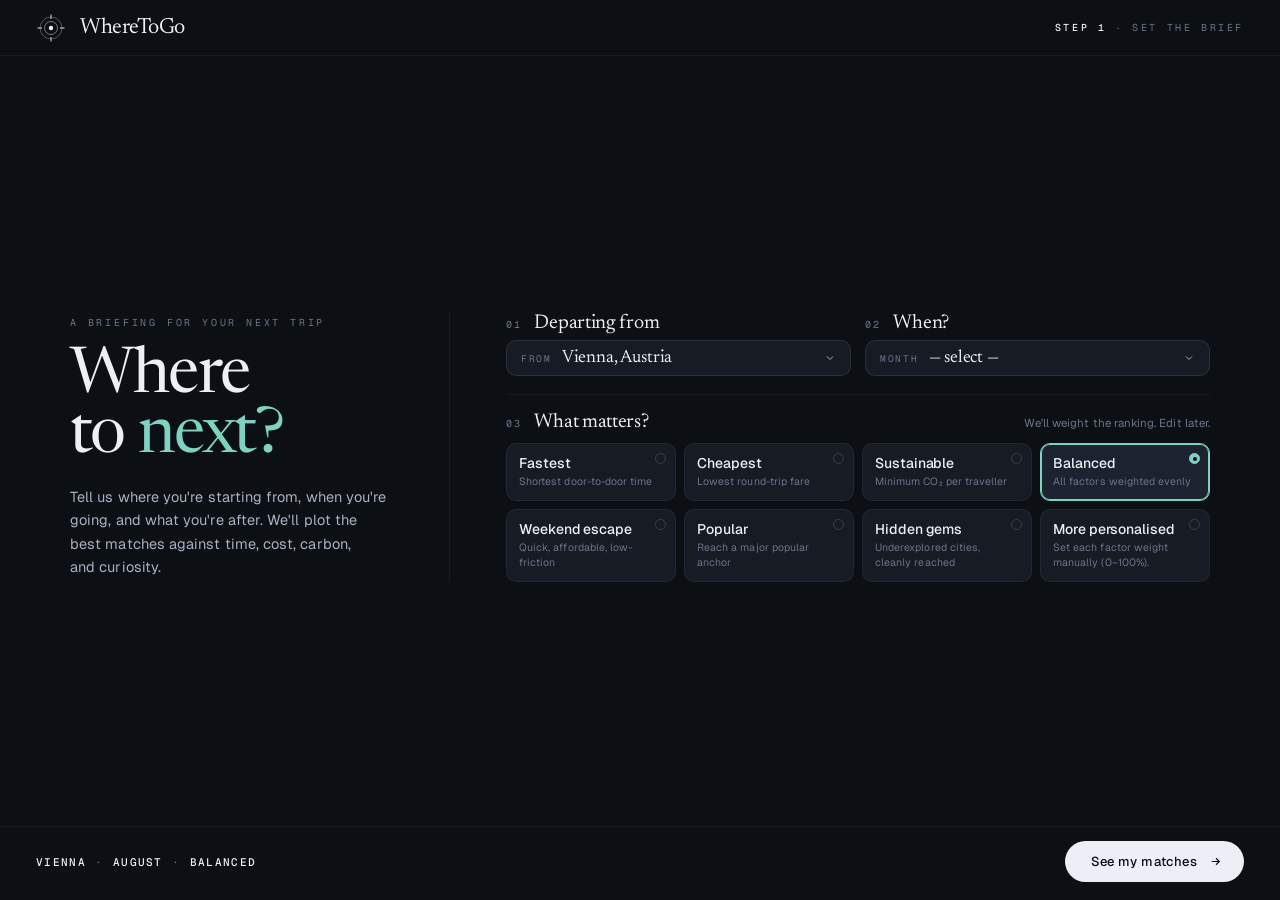
<file: index.html>
﻿<!DOCTYPE html>
<html lang="en" data-bg="quiet">
<head>
<meta charset="UTF-8" />
<meta name="viewport" content="width=device-width, initial-scale=1.0" />
<title>WhereToGo · Spatial travel intelligence</title>

<link rel="preconnect" href="https://fonts.googleapis.com">
<link rel="preconnect" href="https://fonts.gstatic.com" crossorigin>
<link href="https://fonts.googleapis.com/css2?family=Newsreader:opsz,wght@6..72,400;6..72,500;6..72,600&family=Geist:wght@300;400;500;600&family=Geist+Mono:wght@400;500&display=swap" rel="stylesheet">
<link rel="stylesheet" href="wayfinder-styles.css">

<script>
/* Tweakable defaults — host rewrites this block when the user changes a tweak. */
window.__WF_TWEAKS = /*EDITMODE-BEGIN*/{
  "accent": "#7dd3c0",
  "highlight": "#d4a574",
  "density": "rich",
  "miniMap": true,
  "bgMode": "ink",
  "cardLayout": "strip"
}/*EDITMODE-END*/;
</script>


</head>
<body>

<!-- ───── LOADING STATE ───── -->
<div class="wf-loading" id="wf-loading">
  <div class="wf-loading-ring"></div>
  <div class="wf-loading-text">Loading destinations…</div>
</div>

<!-- ───── ENTRY SCREEN ───── -->
<section class="wf-entry" id="wf-entry">
  <header class="wf-entry-top">
    <div class="wf-brand">
      <div class="wf-brand-mark">
        <svg viewBox="0 0 30 30" fill="none">
          <circle cx="15" cy="15" r="11" stroke="currentColor" stroke-width=".9" opacity=".35"/>
          <circle cx="15" cy="15" r="6.5" stroke="currentColor" stroke-width=".9" opacity=".5"/>
          <circle cx="15" cy="15" r="2.2" fill="currentColor"/>
          <path d="M15 1.5 L15 6 M15 24 L15 28.5 M1.5 15 L6 15 M24 15 L28.5 15" stroke="currentColor" stroke-width=".9"/>
        </svg>
      </div>
      <div class="wf-brand-text">
        <h1>WhereToGo</h1>
      </div>
    </div>
    <div class="wf-entry-step"><b>Step 1</b> · Set the brief</div>
  </header>

  <div class="wf-entry-body">
    <div class="wf-entry-inner">

      <div class="wf-entry-hero">
        <div class="wf-entry-eyebrow">A briefing for your next trip</div>
        <h2 class="wf-entry-title">Where to <em>next?</em></h2>
        <p class="wf-entry-lede">Tell us where you're starting from, when you're going, and what you're after. We'll plot the best matches against time, cost, carbon, and curiosity.</p>
      </div>

      <div class="wf-entry-form">

      <!-- Origin + Month side by side -->
      <div class="wf-q wf-q-row2">
        <!-- Q1: Departing from -->
        <div class="wf-q-col">
          <div class="wf-q-label">
            <div class="wf-q-label-num">01</div>
            <div class="wf-q-label-text">Departing from</div>
          </div>
          <div>
            <label class="wf-entry-origin">
              <span class="wf-origin-prefix">From</span>
              <select id="entry-origin"></select>
            </label>
          </div>
        </div>

        <!-- Q2: When? -->
        <div class="wf-q-col">
          <div class="wf-q-label">
            <div class="wf-q-label-num">02</div>
            <div class="wf-q-label-text">When?</div>
          </div>
          <!-- app.js populates this with .wf-month buttons — keep in DOM but visually hidden -->
          <div id="entry-months" style="position:absolute;width:1px;height:1px;overflow:hidden;opacity:0;pointer-events:none;"></div>
          <!-- Visual dropdown that mirrors the app-managed selection -->
          <label class="wf-entry-origin wf-month-select-wrap" id="month-select-wrap">
            <span class="wf-origin-prefix">Month</span>
            <select id="month-visual-select">
              <option value="">— select —</option>
              <option value="1">January</option>
              <option value="2">February</option>
              <option value="3">March</option>
              <option value="4">April</option>
              <option value="5">May</option>
              <option value="6">June</option>
              <option value="7">July</option>
              <option value="8">August</option>
              <option value="9">September</option>
              <option value="10">October</option>
              <option value="11">November</option>
              <option value="12">December</option>
            </select>
          </label>
        </div>
      </div>

      <!-- Vibe -->
      <div class="wf-q">
        <div class="wf-q-label">
          <div class="wf-q-label-num">03</div>
          <div class="wf-q-label-text">What matters?</div>
          <div class="wf-q-label-hint">We'll weight the ranking. Edit later.</div>
        </div>

        <div id="entry-adv">
          <!-- entry-vibes: app.js fills 7 preset cards then re-appends #entry-adv-toggle as the 8th -->
          <div class="wf-vibes" id="entry-vibes"></div>

          <!-- Staging node — app.js moves this into #entry-vibes as the 8th grid card -->
          <button class="wf-vibe wf-entry-adv-vibe" id="entry-adv-toggle" type="button"
                  aria-expanded="false" style="display:none">
            <div class="wf-vibe-tick"></div>
            <div class="wf-vibe-name">More <em>personalised</em></div>
            <div class="wf-vibe-hint">Set each factor weight manually (0–100%).</div>
          </button>

          <div class="wf-entry-adv-body" id="entry-adv-body" hidden>
            <div class="wf-entry-slider-card">
              <div class="wf-entry-slider-head">
                <span class="wf-entry-slider-lbl">Time</span>
                <span class="wf-entry-slider-val" data-evw="time">25%</span>
              </div>
              <input class="wf-range" type="range" min="0" max="100" value="25" data-ew="time"/>
            </div>
            <div class="wf-entry-slider-card">
              <div class="wf-entry-slider-head">
                <span class="wf-entry-slider-lbl">Cost</span>
                <span class="wf-entry-slider-val" data-evw="cost">25%</span>
              </div>
              <input class="wf-range" type="range" min="0" max="100" value="25" data-ew="cost"/>
            </div>
            <div class="wf-entry-slider-card">
              <div class="wf-entry-slider-head">
                <span class="wf-entry-slider-lbl">CO₂</span>
                <span class="wf-entry-slider-val" data-evw="co2">25%</span>
              </div>
              <input class="wf-range" type="range" min="0" max="100" value="25" data-ew="co2"/>
            </div>
            <div class="wf-entry-slider-card">
              <div class="wf-entry-slider-head">
                <span class="wf-entry-slider-lbl">Popularity</span>
                <span class="wf-entry-slider-val" data-evw="pop">25%</span>
              </div>
              <input class="wf-range" type="range" min="0" max="100" value="25" data-ew="pop"/>
            </div>
            <label class="wf-entry-invert">
              <input type="checkbox" data-epop-invert/>
              <span class="wf-switch"></span>
              <span>Prefer hidden gems <span class="lbl-hint">— invert popularity to favour less‑visited cities</span></span>
            </label>
          </div>
        </div><!-- /#entry-adv -->
      </div><!-- /.wf-q -->
      </div><!-- /.wf-entry-form -->

    </div>
  </div>

  <div class="wf-entry-foot">
    <div class="wf-entry-foot-summary" id="entry-summary">— · — · —</div>
    <button class="wf-entry-cta" id="entry-cta">
      See my matches
      <svg viewBox="0 0 24 24"><line x1="5" y1="12" x2="19" y2="12"/><polyline points="13 6 19 12 13 18"/></svg>
    </button>
  </div>
</section>

<div class="wf-shell" id="wf-shell" hidden>

  <!-- ───── TOP BAR ───── -->
  <header class="wf-top">
    <div class="wf-brand">
      <div class="wf-brand-mark">
        <svg viewBox="0 0 30 30" fill="none">
          <!-- minimal compass-rose dot: a small ring with two crossed marks -->
          <circle cx="15" cy="15" r="11" stroke="currentColor" stroke-width=".9" opacity=".35"/>
          <circle cx="15" cy="15" r="6.5" stroke="currentColor" stroke-width=".9" opacity=".5"/>
          <circle cx="15" cy="15" r="2.2" fill="currentColor"/>
          <path d="M15 1.5 L15 6 M15 24 L15 28.5 M1.5 15 L6 15 M24 15 L28.5 15" stroke="currentColor" stroke-width=".9"/>
        </svg>
      </div>
      <div class="wf-brand-text">
        <h1>WhereToGo</h1>
      </div>
      <div class="wf-brand-sep"></div>
      <div class="wf-origin-pill" title="Choose your origin city">
        <span class="wf-origin-prefix">From</span>
        <select id="origin-select"></select>
      </div>
      <div class="wf-origin-pill" id="month-pill" title="Change travel month">
        <select id="month-select"></select>
      </div>
    </div>

    <div class="wf-top-center">
      <div class="wf-preset-tray" id="preset-tray"></div>
    </div>

    <div class="wf-top-right">
      <button class="wf-pill-btn" id="btn-advanced" title="Advanced preferences">
        <svg viewBox="0 0 24 24"><circle cx="6" cy="6" r="2.5"/><circle cx="18" cy="18" r="2.5"/><line x1="6" y1="9" x2="6" y2="22"/><line x1="18" y1="2" x2="18" y2="15"/></svg>
        <span class="wf-pill-btn-label">Advanced</span>
      </button>
      <button class="wf-pill-btn wf-pill-btn-icon" id="btn-setup" title="Back to setup">
        <svg viewBox="0 0 24 24"><polyline points="15 18 9 12 15 6"/></svg>
      </button>
      <button class="wf-pill-btn wf-pill-btn-icon" id="btn-about" title="About WhereToGo">
        <svg viewBox="0 0 24 24"><circle cx="12" cy="12" r="9"/><line x1="12" y1="11" x2="12" y2="16.5"/><circle cx="12" cy="8" r=".8" fill="currentColor" stroke="none"/></svg>
      </button>
    </div>
  </header>

  <!-- ───── STAGE ───── -->
  <main class="wf-stage">

    <!-- LEFT: map area -->
    <div class="wf-stage-map">

      <!-- Floating headline (top-left) — best-match briefing with factor weights -->
      <div class="wf-headline wf-fade-in">
        <div class="wf-headline-eyebrow" id="match-eyebrow">Best match · composite score</div>
        <h2 class="wf-headline-name" id="match-name">—</h2>
        <div class="wf-headline-factors" id="match-factors"></div>
        <p class="wf-insight" id="insight-line">—</p>
        <div class="wf-headline-comp" id="match-composite"></div>
      </div>

      <!-- Mini Europe map (bottom-left) -->
      <div class="wf-mini wf-fade-in">
        <div class="wf-mini-head">Geographic context</div>
        <svg class="wf-mini-svg" id="mini-europe-svg" viewBox="0 40 240 176" preserveAspectRatio="xMidYMid meet">
          <rect class="wf-mini-frame" x="0" y="0" width="240" height="216" rx="6"/>
          <g id="mini-grat"></g>
          <g id="mini-land"></g>
          <g id="mini-dots"></g>
          <g id="mini-hits"></g>
        </svg>
      </div>

      <!-- Canvas (radial map) -->
      <div id="canvas">
        <svg id="map" viewBox="0 0 1000 1000" preserveAspectRatio="xMidYMid meet">
          <defs>
            <!-- Clips zoomed content to the outer ring boundary so panned
                 content never bleeds outside the compass frame. -->
            <clipPath id="map-inner-clip" clipPathUnits="userSpaceOnUse">
              <circle cx="500" cy="500" r="430"/>
            </clipPath>

            <!-- ATLAS BASEMAP plate assets (editorial, static, decorative).
                 Pale-blue disc with a soft vignette + embossed rim shadow. -->
            <radialGradient id="atlas-disc" cx="50%" cy="46%" r="58%">
              <stop offset="0%"  stop-color="#b8e0f7"/>
              <stop offset="55%" stop-color="#87ceeb"/>
              <stop offset="86%" stop-color="#5fb0d8"/>
              <stop offset="100%" stop-color="#4a9ac4"/>
            </radialGradient>
            <radialGradient id="atlas-vignette" cx="50%" cy="46%" r="58%">
              <stop offset="0%"  stop-color="#000" stop-opacity="0"/>
              <stop offset="78%" stop-color="#000" stop-opacity="0"/>
              <stop offset="100%" stop-color="#5f7682" stop-opacity=".28"/>
            </radialGradient>
            <filter id="atlas-shadow" x="-25%" y="-25%" width="150%" height="150%">
              <feDropShadow dx="0" dy="7" stdDeviation="14" flood-color="#2c3a42" flood-opacity=".34"/>
            </filter>
            <filter id="atlas-emboss" x="-20%" y="-20%" width="140%" height="140%">
              <feDropShadow dx="0" dy="1.2" stdDeviation="1.2" flood-color="#ffffff" flood-opacity=".55"/>
            </filter>
          </defs>

          <!-- ATLAS BASEMAP — static decorative plate behind ALL zoom content.
               Toggled via the "Atlas basemap" layer control; pointer-events off
               so it never interferes with markers, hover, popups or pan/zoom. -->
          <g id="g-atlas" style="pointer-events:none"></g>

          <!-- Clip wrapper (never transforms) keeps content inside the compass ring -->
          <g clip-path="url(#map-inner-clip)">
            <!-- Zoomable / pannable layer -->
            <g id="map-zoom">
              <g id="g-basemap"></g>
              <g id="g-rings"></g>
              <g id="g-bearings"></g>
              <g id="g-rose"></g>
              <g id="g-pop-glow"></g>
              <g id="g-halos"></g>
              <g id="g-dots"></g>
              <g id="g-labels"></g>
              <g id="g-active"></g>
              <g id="g-origin"></g>
            </g>
          </g>

          <!-- Static frame — never zooms or pans -->
          <g id="map-static">
            <g id="g-cardinal"></g>
          </g>
        </svg>
      </div>

      <!-- Legend Panel — Base map selector + layer toggles, collapsible. -->
      <div id="wf-legend" class="wf-legend" aria-label="Map legend">
        <div class="wf-legend-head">
          <div class="wf-legend-head-title">Map legend</div>
          <button class="wf-legend-toggle-btn" id="legend-toggle" type="button" title="Hide legend" aria-label="Hide legend">
            <svg viewBox="0 0 16 16" width="12" height="12" aria-hidden="true"><polyline points="4 6 8 10 12 6" fill="none" stroke="currentColor" stroke-width="1.6" stroke-linecap="round" stroke-linejoin="round"/></svg>
          </button>
        </div>
        <div class="wf-legend-body">

          <!-- BASE MAP radio picker -->
          <div class="wf-legend-section-label">Base map</div>
          <div class="wf-legend-bm-picker">
            <button class="wf-bm-btn is-active" id="bm-dark" type="button" aria-pressed="true" title="Dark mode (default)">
              <span class="wf-bm-preview">
                <svg viewBox="0 0 32 32" width="32" height="32">
                  <circle cx="16" cy="16" r="14" fill="#0c0f14"/>
                  <circle cx="16" cy="16" r="8.5" fill="none" stroke="rgba(220,228,242,.12)" stroke-width=".7"/>
                  <circle cx="16" cy="16" r="4.5" fill="none" stroke="rgba(220,228,242,.1)" stroke-width=".5"/>
                  <circle cx="16" cy="16" r="3.8" fill="rgba(125,211,192,.85)"/>
                  <circle cx="23" cy="11" r="2" fill="rgba(220,228,242,.55)"/>
                  <circle cx="10" cy="20" r="1.4" fill="rgba(220,228,242,.38)"/>
                </svg>
              </span>
              <span class="wf-bm-label">Dark</span>
            </button>
            <button class="wf-bm-btn" id="bm-atlas" type="button" aria-pressed="false" title="Atlas — editorial light style">
              <span class="wf-bm-preview">
                <svg viewBox="0 0 32 32" width="32" height="32">
                  <circle cx="16" cy="16" r="14" fill="#87ceeb"/>
                  <circle cx="16" cy="16" r="9"  fill="none" stroke="rgba(42,110,130,.35)" stroke-width=".6"/>
                  <circle cx="16" cy="16" r="5"  fill="none" stroke="rgba(42,110,130,.3)"  stroke-width=".5"/>
                  <line x1="2" y1="16" x2="30" y2="16" stroke="rgba(42,110,130,.25)" stroke-width=".4"/>
                  <line x1="16" y1="2" x2="16" y2="30" stroke="rgba(42,110,130,.25)" stroke-width=".4"/>
                  <circle cx="16" cy="16" r="3.2" fill="rgba(42,110,130,.7)"/>
                  <circle cx="23" cy="11" r="2"   fill="rgba(42,110,130,.5)"/>
                  <circle cx="10" cy="20" r="1.4" fill="rgba(42,110,130,.38)"/>
                </svg>
              </span>
              <span class="wf-bm-label">Light</span>
            </button>
          </div>

          <!-- Static destinations row -->
          <div class="wf-legend-section-label">Layers</div>
          <div class="wf-legend-row wf-legend-static" title="Every dot on the map is a destination">
            <span class="wf-legend-sym">
              <svg viewBox="0 0 18 18" width="18" height="18">
                <circle cx="9" cy="9" r="3.5" fill="var(--wf-ink)"/>
              </svg>
            </span>
            <span class="wf-legend-layer-label">Destinations</span>
            <span class="wf-legend-hint">size = match</span>
          </div>
          <div class="wf-legend-toggle-row" id="legend-transport" role="button" aria-pressed="false" tabindex="0" title="Show transport mode on dots">
            <span class="wf-legend-sym">
              <svg viewBox="0 0 18 18" width="18" height="18">
                <rect x="4.5" y="4.5" width="9" height="9" rx="2" fill="var(--wf-ink)"/>
                <circle cx="9" cy="9" r="6.6" fill="none" stroke="rgba(125,211,192,.55)" stroke-width="1"/>
              </svg>
            </span>
            <span class="wf-legend-layer-label">Train mode</span>
            <span class="wf-legend-switch" aria-hidden="true"><span class="wf-legend-switch-dot"></span></span>
          </div>
          <div class="wf-legend-toggle-row" id="legend-co2" role="button" aria-pressed="false" tabindex="0" title="Colour dots by CO₂ emission level">
            <span class="wf-legend-sym">
              <svg viewBox="0 0 18 18" width="18" height="18">
                <circle cx="5" cy="9" r="2.5" fill="rgba(79,158,212,.95)"/>
                <circle cx="9" cy="9" r="2.5" fill="rgba(210,165,75,.95)"/>
                <circle cx="13" cy="9" r="2.5" fill="rgba(154,96,32,.95)"/>
              </svg>
            </span>
            <span class="wf-legend-layer-label">CO₂ emissions</span>
            <span class="wf-legend-switch" aria-hidden="true"><span class="wf-legend-switch-dot"></span></span>
          </div>
          <div class="wf-legend-co2-strip" id="legend-co2-strip" aria-hidden="true">
            <span class="wf-legend-co2-scale">
              <span class="wf-legend-co2-grad"></span>
            </span>
            <span class="wf-legend-co2-labels"><b>Low</b><span>kg / traveller</span><b>High</b></span>
          </div>
          <div class="wf-legend-toggle-row" id="legend-pop" role="button" aria-pressed="false" tabindex="0" title="Popularity glow — halo size reflects how visited the destination is">
            <span class="wf-legend-sym">
              <svg viewBox="0 0 18 18" width="18" height="18">
                <circle cx="9" cy="9" r="9"   fill="#9d8fc7" fill-opacity=".08"/>
                <circle cx="9" cy="9" r="6.5" fill="#9d8fc7" fill-opacity=".18"/>
                <circle cx="9" cy="9" r="4.2" fill="#9d8fc7" fill-opacity=".38"/>
                <circle cx="9" cy="9" r="2.2" fill="#cbbcff" fill-opacity=".95"/>
              </svg>
            </span>
            <span class="wf-legend-layer-label">Popularity</span>
            <span class="wf-legend-switch" aria-hidden="true"><span class="wf-legend-switch-dot"></span></span>
          </div>
        </div>
      </div>
      <!-- Re-open button shown when the legend is collapsed -->
      <button class="wf-legend-reopen" id="legend-reopen" type="button" title="Show map layers" aria-label="Show map layers" hidden>
        <svg viewBox="0 0 18 18" width="14" height="14" aria-hidden="true">
          <rect x="3" y="4" width="12" height="2" rx=".6" fill="currentColor"/>
          <rect x="3" y="8" width="12" height="2" rx=".6" fill="currentColor"/>
          <rect x="3" y="12" width="12" height="2" rx=".6" fill="currentColor"/>
        </svg>
        <span>Layers</span>
      </button>

      <!-- Zoom controls (top-right of map) + scroll hint -->
      <div class="wf-zoom" id="zoom-ctrl" aria-label="Map zoom">
        <button id="zoom-in"  title="Zoom in" aria-label="Zoom in">
          <svg viewBox="0 0 16 16" width="14" height="14"><line x1="8" y1="3" x2="8" y2="13" stroke="currentColor" stroke-width="1.6" stroke-linecap="round"/><line x1="3" y1="8" x2="13" y2="8" stroke="currentColor" stroke-width="1.6" stroke-linecap="round"/></svg>
        </button>
        <button id="zoom-out" title="Zoom out" aria-label="Zoom out">
          <svg viewBox="0 0 16 16" width="14" height="14"><line x1="3" y1="8" x2="13" y2="8" stroke="currentColor" stroke-width="1.6" stroke-linecap="round"/></svg>
        </button>
        <div class="wf-zoom-level" id="zoom-level">100%</div>
        <button id="zoom-reset" title="Reset view" aria-label="Reset view">
          <svg viewBox="0 0 16 16" width="13" height="13"><path d="M3 8a5 5 0 1 1 1.5 3.5" fill="none" stroke="currentColor" stroke-width="1.6" stroke-linecap="round"/><polyline points="3 5 3 8 6 8" fill="none" stroke="currentColor" stroke-width="1.6" stroke-linecap="round" stroke-linejoin="round"/></svg>
        </button>
      </div>
      <div class="wf-zoom-hint" id="zoom-hint">
        <svg viewBox="0 0 16 16" width="11" height="11" aria-hidden="true"><circle cx="8" cy="8" r="5" fill="none" stroke="currentColor" stroke-width="1.3"/><line x1="8" y1="5.5" x2="8" y2="10.5" stroke="currentColor" stroke-width="1.3" stroke-linecap="round"/></svg>
        Scroll · pinch to zoom
      </div>

      <!-- Tooltip -->
      <div class="wf-tip" id="tip"></div>

      <!-- Dot popup for rank 11+ destinations -->
      <div class="wf-dot-popup" id="dot-popup" hidden>
        <button class="wf-dot-popup-close" id="dot-popup-close" aria-label="Close">×</button>
        <div class="wf-dot-popup-photo-wrap">
          <img class="wf-dot-popup-photo" id="dot-popup-photo" alt="" loading="lazy">
        </div>
        <div class="wf-dot-popup-body">
          <div class="wf-dot-popup-header">
            <span class="wf-dot-popup-rank" id="dot-popup-rank"></span>
            <div>
              <div class="wf-dot-popup-name" id="dot-popup-name"></div>
              <div class="wf-dot-popup-country" id="dot-popup-country"></div>
            </div>
            <span class="wf-dot-popup-match" id="dot-popup-match"></span>
          </div>
          <div class="wf-dot-popup-metrics" id="dot-popup-metrics"></div>
          <div class="wf-dot-popup-tags" id="dot-popup-tags"></div>
          <div class="wf-dot-popup-insight" id="dot-popup-insight"></div>
        </div>
      </div>

    </div><!-- /.wf-stage-map -->

    <!-- RIGHT: ranking panel -->
    <aside class="wf-rank-panel">

      <!-- ───── ADVANCED SHEET — overlays the ranking panel so the map stays
           fully visible while adjusting weights. -->
      <div class="wf-sheet" id="sheet" role="dialog" aria-modal="true" aria-labelledby="sheet-title">
        <div class="wf-sheet-panel">
          <div class="wf-sheet-head">
            <div>
              <h3 class="wf-sheet-title" id="sheet-title">Advanced <em>personalization</em></h3>
            </div>
            <button class="wf-sheet-close" id="sheet-close" aria-label="Close">
              <svg viewBox="0 0 24 24"><line x1="6" y1="6" x2="18" y2="18"/><line x1="18" y1="6" x2="6" y2="18"/></svg>
            </button>
          </div>
          <div class="wf-sheet-sub">Drag each weight from 0% to 100% — the ranking re-sorts live.</div>

          <div class="wf-slider-card">
            <div class="wf-slider-head">
              <div class="wf-slider-label">Travel time</div>
              <div class="wf-slider-val" data-vw="time">25%</div>
            </div>
            <input class="wf-range" type="range" min="0" max="100" value="25" data-w="time"/>
            <div class="wf-slider-hint">Door-to-door, including transfers.</div>
          </div>

          <div class="wf-slider-card">
            <div class="wf-slider-head">
              <div class="wf-slider-label">Cost</div>
              <div class="wf-slider-val" data-vw="cost">25%</div>
            </div>
            <input class="wf-range" type="range" min="0" max="100" value="25" data-w="cost"/>
            <div class="wf-slider-hint">Estimated round-trip fare per traveller.</div>
          </div>

          <div class="wf-slider-card">
            <div class="wf-slider-head">
              <div class="wf-slider-label">CO₂ emissions</div>
              <div class="wf-slider-val" data-vw="co2">25%</div>
            </div>
            <input class="wf-range" type="range" min="0" max="100" value="25" data-w="co2"/>
            <div class="wf-slider-hint">Per-traveller carbon for the chosen mode.</div>
          </div>

          <div class="wf-slider-card">
            <div class="wf-slider-head">
              <div class="wf-slider-label">Popularity</div>
              <div class="wf-slider-val" data-vw="pop">25%</div>
            </div>
            <input class="wf-range" type="range" min="0" max="100" value="25" data-w="pop"/>
            <div class="wf-slider-hint">How visited the destination is.</div>
          </div>

          <div class="wf-sheet-foot">
            <label class="wf-invert-row">
              <div>
                <div class="label">Prefer hidden gems</div>
                <div class="hint">Invert popularity — favour less-visited cities.</div>
              </div>
              <input type="checkbox" id="pop-invert"/>
              <span class="wf-switch"></span>
            </label>
          </div>
        </div>
      </div>

      <div class="wf-rank-header">
        <h3 class="wf-rank-title">Ranked <em>for you</em></h3>
        <div class="wf-rank-meta">Top <b id="rank-count">12</b> · composite score · <span id="rank-preset">balanced</span></div>
      </div>
      <div class="wf-rank-list" id="rank-list"></div>
    </aside>

  </main>
</div>

<!-- ───── DETAIL MODAL ───── -->
<div class="wf-detail-overlay" id="detail-overlay" role="dialog" aria-modal="true" aria-labelledby="detail-name">
  <div class="wf-detail-modal" id="detail-modal">
    <button class="wf-detail-close" id="detail-close" aria-label="Close">
      <svg viewBox="0 0 24 24"><line x1="6" y1="6" x2="18" y2="18"/><line x1="18" y1="6" x2="6" y2="18"/></svg>
    </button>
    <div class="wf-detail-hero" id="detail-hero">
      <div class="wf-detail-hero-meta">
        <div class="wf-detail-hero-rank" id="detail-rank">— · —</div>
        <h2 class="wf-detail-hero-name" id="detail-name">—<span class="country" id="detail-country"></span></h2>
        <div class="wf-detail-hero-sub" id="detail-sub">—</div>
      </div>
    </div>
    <div class="wf-detail-body" id="detail-body">
      <!-- populated by JS -->
    </div>
  </div>
</div>

<!-- ───── ABOUT MODAL ───── -->
<div class="wf-about-overlay" id="about-overlay" role="dialog" aria-modal="true" aria-labelledby="about-title">
  <div class="wf-about-modal">
    <button class="wf-about-close" id="about-close" aria-label="Close">
      <svg viewBox="0 0 24 24"><line x1="6" y1="6" x2="18" y2="18"/><line x1="18" y1="6" x2="6" y2="18"/></svg>
    </button>
    <div class="wf-about-eyebrow">About the project</div>
    <h2 class="wf-about-title" id="about-title">WhereToGo · <em>spatial travel intelligence</em></h2>
    <p class="wf-about-lede">A radial recommendation engine for European travel. Pick where you're starting from, when you'd like to go, and what matters — time, cost, carbon, curiosity — and WhereToGo plots cities by composite match against a real fare-and-duration cache.</p>

    <div class="wf-about-grid">
      <div class="wf-about-card">
        <h4>The map</h4>
        <p>Each ring is a band of match quality — the inner ring holds the best fits, the outer band the longest reaches. Every destination is plotted on its true bearing from your origin city, so direction has geographic meaning.</p>
      </div>
      <div class="wf-about-card">
        <h4>The scoring</h4>
        <p>Four normalized factors — travel time, cost, CO₂, and popularity — combine into a single score. Adjust the weights from 0–100% in Advanced personalization, or pick a preset like Sustainable, Cheapest, or Hidden Gems.</p>
      </div>
      <div class="wf-about-card">
        <h4>The data</h4>
        <p>Flight fares and durations come from a Travelpayouts/Amadeus cache rebuilt monthly. Train data is layered in from DB / ÖBB / SNCF Sparpreis. Each destination card is filled with Wikivoyage highlights and city enrichment metadata.</p>
      </div>
      <div class="wf-about-card">
        <h4>Smart Choice</h4>
        <p>When both a train and a flight are viable, WhereToGo picks the lower-carbon option if your CO₂ weight is meaningful — otherwise it picks the faster one. Open any city card to compare both modes side by side.</p>
      </div>
    </div>

    <div class="wf-about-foot">
      <div class="wf-about-meta">v1 · Built for European travelers · CC-BY data sources</div>
      <button class="wf-entry-cta" id="about-close-2" style="padding: 10px 20px; font-size: 12px;">
        Got it
        <svg viewBox="0 0 24 24"><line x1="5" y1="12" x2="19" y2="12"/><polyline points="13 6 19 12 13 18"/></svg>
      </button>
    </div>
  </div>
</div>

<!-- ─── Card reformat / month bridge ─── -->
<script>
(function(){
  /* app.js populates #entry-months with .wf-month buttons (0-based index).
     We sync the visual <select> to those hidden buttons bidirectionally. */
  function initMonthBridge(){
    const sel = document.getElementById('month-visual-select');
    const container = document.getElementById('entry-months');
    if(!sel || !container) return;

    function syncSelFromButtons(){
      var btns = container.querySelectorAll('.wf-month');
      btns.forEach(function(btn, i){
        if(btn.classList.contains('is-active')) sel.value = String(i + 1);
      });
    }

    syncSelFromButtons();

    sel.addEventListener('change', function(){
      var idx = parseInt(this.value, 10) - 1;
      var btns = container.querySelectorAll('.wf-month');
      if(btns[idx]) btns[idx].click();
    });

    new MutationObserver(syncSelFromButtons)
      .observe(container, {attributes:true, subtree:true, attributeFilter:['class']});
  }

  window.addEventListener('DOMContentLoaded', function(){
    setTimeout(initMonthBridge, 0);
  });
})();
</script>
<script src="wayfinder-data.js"></script>
<script src="logger.js"></script> 
<script src="wayfinder-app.js?v=2"></script>

</body>
</html>
</file>
<file: wayfinder-styles.css>
/* ──────────────────────────────────────────────────────────────────────
   WhereToGo · Styles
   Extracted from index.html for maintainability.
   ────────────────────────────────────────────────────────────────────── */

:root{
  --wf-bg:           #0c0f14;
  --wf-bg-2:         #11151c;
  --wf-surface:      #161b24;
  --wf-surface-2:    #1c2230;
  --wf-line:         rgba(220,228,242,.06);
  --wf-line-2:       rgba(220,228,242,.10);
  --wf-line-3:       rgba(220,228,242,.16);

  --wf-ink:          #ecf0f6;
  --wf-ink-2:        #a8b1c2;
  --wf-ink-3:        #6b7589;
  --wf-ink-4:        #3f485a;

  --wf-accent:       #7dd3c0;
  --wf-accent-soft:  rgba(125,211,192,.16);
  --wf-highlight:    #d4a574;
  --wf-violet:       #9d8fc7;

  --wf-serif:        'Newsreader', 'Source Serif Pro', 'Times New Roman', serif;
  --wf-sans:         'Geist', system-ui, -apple-system, sans-serif;
  --wf-mono:         'Geist Mono', 'SF Mono', monospace;

  --wf-radius:       14px;
  --wf-radius-sm:    10px;

  --wf-shadow-lg: 0 24px 60px -28px rgba(0,0,0,.75), 0 1px 0 rgba(255,255,255,.02) inset;
  --wf-shadow-md: 0 10px 30px -16px rgba(0,0,0,.6),  0 1px 0 rgba(255,255,255,.02) inset;
}

* { box-sizing: border-box; -webkit-font-smoothing: antialiased; }
/* Cursive emphasis was hard to read — globally normalise <em>. Each component
   that wants emphasis uses colour (accent) or weight instead. */
em, i { font-style: normal; }
html, body {
  margin: 0; padding: 0;
  background: var(--wf-bg);
  color: var(--wf-ink);
  font-family: var(--wf-sans);
  font-weight: 400;
  height: 100vh;
  overflow: hidden;
}

[data-bg="quiet"] body::before{
  content:""; position: fixed; inset:0; pointer-events:none; z-index:0;
  background:
    radial-gradient(1200px 800px at 50% 40%, rgba(255,255,255,.018), transparent 70%),
    radial-gradient(900px 700px at 50% 110%, rgba(125,211,192,.045), transparent 75%),
    radial-gradient(900px 700px at 50% -10%, rgba(157,143,199,.035), transparent 70%);
}
[data-bg="paper"] body{ --wf-bg: #f6f3ee; --wf-bg-2:#efeae1; --wf-surface:#ffffff; --wf-surface-2:#f1ece2;
  --wf-line:rgba(0,0,0,.07); --wf-line-2:rgba(0,0,0,.12); --wf-line-3:rgba(0,0,0,.18);
  --wf-ink:#1c1f24; --wf-ink-2:#54616f; --wf-ink-3:#8a93a1; --wf-ink-4:#bcc3cf;
  --wf-accent:#0f7a6a; --wf-accent-soft:rgba(15,122,106,.13); --wf-highlight:#9a6a2a; }
[data-bg="ink"] body{ --wf-bg:#070a10; --wf-bg-2:#0a0e15; --wf-surface:#121620; --wf-surface-2:#181d29; }

/* ============================================================
   LAYOUT
   ============================================================ */
.wf-shell{
  position: relative; z-index: 1;
  display: grid;
  grid-template-rows: 64px 1fr;
  height: 100vh;
  overflow: hidden;
}
.wf-shell[hidden]{ display: none; }
.wf-shell > .wf-stage{ min-height: 0; }

/* ============================================================
   LOADING STATE
   ============================================================ */
.wf-loading{
  position: fixed; inset: 0; z-index: 50;
  background: var(--wf-bg);
  display: flex; flex-direction: column; align-items: center; justify-content: center;
  gap: 14px;
}
.wf-loading[hidden]{ display: none; }
.wf-loading-ring{
  width: 28px; height: 28px;
  border-radius: 50%;
  border: 2px solid var(--wf-line-2);
  border-top-color: var(--wf-accent);
  animation: wf-spin 1s linear infinite;
}
@keyframes wf-spin{ to{ transform: rotate(360deg); } }
.wf-loading-text{
  font-family: var(--wf-mono);
  font-size: 10px; letter-spacing: .22em; text-transform: uppercase;
  color: var(--wf-ink-3);
}

/* ============================================================
   ENTRY SCREEN
   ============================================================ */
.wf-entry{
  position: fixed; inset: 0;
  z-index: 10;
  background: var(--wf-bg);
  display: grid;
  grid-template-rows: 56px 1fr auto;
  overflow: hidden;
}
.wf-entry[hidden]{ display: none; }

.wf-entry-top{
  display:flex; align-items:center; justify-content:space-between;
  padding: 0 36px;
  border-bottom: 1px solid var(--wf-line);
}
.wf-entry-step{
  font-family: var(--wf-mono);
  font-size: 10px; letter-spacing: .26em; text-transform: uppercase;
  color: var(--wf-ink-3);
}
.wf-entry-step b{ color: var(--wf-ink); font-weight: 500; }

.wf-entry-body{
  display:flex; align-items:center; justify-content:center;
  padding: 24px 36px 12px;
  min-height: 0;
  overflow: hidden;
}
.wf-entry-inner{
  width: 100%;
  max-width: 1140px;
  display: grid;
  grid-template-columns: 380px 1fr;
  gap: 56px;
  align-items: stretch;
  min-height: 0;
}
.wf-entry-hero{
  display:flex; flex-direction:column; gap:18px;
  justify-content: center;
  padding-right: 8px;
  border-right: 1px solid var(--wf-line);
}
.wf-entry-eyebrow{
  font-family: var(--wf-mono);
  font-size: 10px; letter-spacing: .28em; text-transform: uppercase;
  color: var(--wf-ink-3);
}
.wf-entry-title{
  margin: 0;
  font-family: var(--wf-serif);
  font-weight: 400;
  font-size: clamp(44px, 5vw, 72px);
  line-height: .94;
  letter-spacing: -.028em;
  color: var(--wf-ink);
  text-wrap: balance;
}
.wf-entry-title em{ font-style: normal; color: var(--wf-accent); }
.wf-entry-lede{
  font-family: var(--wf-sans);
  font-style: normal;
  font-weight: 400;
  font-size: 14.5px;
  color: var(--wf-ink-2);
  max-width: 340px;
  margin: 0;
  line-height: 1.6;
  letter-spacing: .005em;
  text-wrap: pretty;
}

.wf-entry-form{
  display: flex; flex-direction: column;
  gap: 18px;
  min-height: 0;
  overflow: hidden;
}

.wf-q{
  display: grid;
  grid-template-columns: 1fr;
  gap: 10px;
  padding: 16px 0 0;
  border-top: 1px solid var(--wf-line);
}
.wf-q:first-child{ border-top: 0; padding-top: 0; }
.wf-q-label{
  display: flex; align-items: baseline; gap: 12px;
  flex-wrap: wrap;
  min-width: 0;
}
.wf-q-col{ min-width: 0; }
.wf-q-label-num{
  font-family: var(--wf-mono);
  font-size: 10px; letter-spacing: .22em; color: var(--wf-ink-3);
  text-transform: uppercase;
  flex-shrink: 0;
}
.wf-q-label-text{
  font-family: var(--wf-serif);
  font-size: 20px;
  letter-spacing: -.015em;
  color: var(--wf-ink);
  line-height: 1.1;
  white-space: nowrap;
  overflow: visible;
  min-width: 0;
}
.wf-q-label-hint{
  font-family: var(--wf-sans);
  font-size: 11.5px;
  color: var(--wf-ink-3);
  margin-left: auto;
  line-height: 1.4;
  letter-spacing: .005em;
}

.wf-entry-origin{
  display:flex; align-items:center; gap: 10px;
  padding: 8px 14px;
  border: 1px solid var(--wf-line-2);
  border-radius: 10px;
  background: var(--wf-surface);
  width: 100%;
}
.wf-entry-origin .wf-origin-prefix{
  color: var(--wf-ink-3);
  font-family: var(--wf-mono);
  font-size: 9.5px; letter-spacing: .18em; text-transform: uppercase;
}
.wf-entry-origin select{
  appearance: none; -webkit-appearance: none;
  background: transparent; border: 0; color: var(--wf-ink);
  font: 400 18px var(--wf-serif);
  letter-spacing: -.01em;
  cursor: pointer; flex: 1;
  padding-right: 20px;
  background-image: url("data:image/svg+xml,%3Csvg xmlns='http://www.w3.org/2000/svg' width='12' height='12' viewBox='0 0 24 24' fill='none' stroke='%23a8b1c2' stroke-width='2'%3E%3Cpolyline points='6 9 12 15 18 9'/%3E%3C/svg%3E");
  background-repeat: no-repeat;
  background-position: right center;
}
.wf-entry-origin select option{ background: var(--wf-bg-2); color: var(--wf-ink); font: 400 14px var(--wf-sans); }

.wf-month-select-wrap{ width: 100%; }

.wf-q.wf-q-row2{
  grid-template-columns: 1fr 1fr;
  gap: 14px;
  border-top: 0;
  padding: 0;
}
.wf-q-col{
  display: flex;
  flex-direction: column;
  gap: 6px;
  padding: 0;
  min-width: 0;
}
.wf-q-col + .wf-q-col{ padding-left: 0; border-left: 0; }
@media (max-width: 760px){
  .wf-q.wf-q-row2{ grid-template-columns: 1fr; }
}

.wf-vibes{
  display: grid;
  grid-template-columns: repeat(4, 1fr);
  gap: 8px;
}
.wf-vibe{
  appearance:none; text-align: left;
  background: var(--wf-surface);
  border: 1px solid var(--wf-line);
  color: var(--wf-ink);
  padding: 11px 12px 11px 12px;
  border-radius: 10px;
  cursor: pointer;
  transition: .18s;
  display: flex; flex-direction: column; gap: 3px;
  position: relative;
  font-family: var(--wf-sans);
  min-height: 0;
}
.wf-vibe:hover{ border-color: var(--wf-line-3); background: var(--wf-surface-2); }
.wf-vibe.is-active{
  border-color: var(--wf-accent);
  background: var(--wf-surface-2);
  box-shadow: 0 0 0 1px var(--wf-accent) inset;
}
.wf-vibe-name{
  font-family: var(--wf-sans);
  font-weight: 500;
  font-size: 14px;
  letter-spacing: -.005em;
  line-height: 1.15;
  padding-right: 16px;
  color: var(--wf-ink);
}
.wf-vibe.is-active .wf-vibe-name em{ font-style: normal; color: var(--wf-accent); }
.wf-vibe-hint{
  font-family: var(--wf-sans);
  font-size: 10.5px;
  color: var(--wf-ink-3);
  line-height: 1.4;
  letter-spacing: .005em;
}
.wf-vibe-tick{
  position: absolute; top: 9px; right: 9px;
  width: 11px; height: 11px;
  border-radius: 50%;
  border: 1px solid var(--wf-line-3);
  display: flex; align-items: center; justify-content: center;
  transition: .15s;
}
.wf-vibe.is-active .wf-vibe-tick{
  background: var(--wf-accent); border-color: var(--wf-accent);
}
.wf-vibe.is-active .wf-vibe-tick::after{
  content:""; width: 4px; height: 4px; border-radius: 50%; background: var(--wf-bg);
}

.wf-entry-foot{
  background: var(--wf-bg);
  padding: 14px 36px 18px;
  border-top: 1px solid var(--wf-line);
  display: flex; justify-content: space-between; align-items: center; gap: 16px;
}
.wf-entry-foot-summary{
  font-family: var(--wf-mono);
  font-size: 11px; letter-spacing: .18em;
  color: var(--wf-ink-3);
  text-transform: uppercase;
}
.wf-entry-foot-summary b{ color: var(--wf-ink); font-weight: 500; letter-spacing: .12em; }
.wf-entry-cta{
  appearance: none; cursor: pointer;
  background: var(--wf-ink);
  color: var(--wf-bg);
  border: 0;
  border-radius: 999px;
  padding: 12px 22px 12px 26px;
  font: 500 13px var(--wf-sans);
  letter-spacing: .03em;
  display: flex; align-items: center; gap: 12px;
  transition: .15s;
}
.wf-entry-cta:hover{ transform: translateY(-1px); box-shadow: 0 12px 30px -12px rgba(125,211,192,.4); }
.wf-entry-cta svg{ width: 13px; height: 13px; stroke: currentColor; fill: none; stroke-width: 2; }

@media (max-width: 760px){
  .wf-entry-inner{ grid-template-columns: 1fr; }
  .wf-entry-hero{ border-right: 0; padding-right: 0; }
  .wf-q{ grid-template-columns: 1fr; gap: 14px; }
  .wf-q-label-hint{ display:none; }
  .wf-vibes{ grid-template-columns: repeat(2, 1fr); }
}

#entry-adv{ display: flex; flex-direction: column; gap: 8px; }
/* adv-toggle is the 8th card in the .wf-vibes grid — no overrides needed */
.wf-entry-adv-vibe{ text-align: left; }
#entry-adv.is-open .wf-entry-adv-vibe,
.wf-entry-adv-vibe[aria-expanded="true"]{
  border-color: var(--wf-accent);
  background: var(--wf-surface-2);
  box-shadow: 0 0 0 1px var(--wf-accent) inset;
}
#entry-adv.is-open .wf-entry-adv-vibe .wf-vibe-name em,
.wf-entry-adv-vibe[aria-expanded="true"] .wf-vibe-name em{ font-style: normal; color: var(--wf-accent); }
#entry-adv.is-open .wf-entry-adv-vibe .wf-vibe-tick,
.wf-entry-adv-vibe[aria-expanded="true"] .wf-vibe-tick{ background: var(--wf-accent); border-color: var(--wf-accent); }
#entry-adv.is-open .wf-entry-adv-vibe .wf-vibe-tick::after,
.wf-entry-adv-vibe[aria-expanded="true"] .wf-vibe-tick::after{
  content:""; width:4px; height:4px; border-radius:50%; background:var(--wf-bg);
}
.wf-entry-adv-body{
  display: grid;
  grid-template-columns: repeat(4, minmax(0, 1fr));
  gap: 10px 14px;
  padding: 10px 14px;
  border: 1px solid var(--wf-line-2);
  border-radius: 10px;
  background: var(--wf-surface);
}
.wf-entry-adv-body[hidden]{ display: none; }
.wf-entry-slider-card{ display: flex; flex-direction: column; gap: 4px; }
.wf-entry-slider-head{ display: flex; justify-content: space-between; align-items: baseline; gap: 6px; }
.wf-entry-slider-lbl{ font-family: var(--wf-serif); font-size: 13px; color: var(--wf-ink); }
.wf-entry-slider-val{ font-family: var(--wf-mono); font-size: 10px; letter-spacing: .06em; color: var(--wf-accent); }
.wf-entry-invert{
  grid-column: 1 / -1;
  display: flex; align-items: center; gap: 10px;
  padding-top: 6px;
  border-top: 1px solid var(--wf-line);
  cursor: pointer;
  font: 500 12px var(--wf-sans);
  color: var(--wf-ink-2);
}
.wf-entry-invert input{ display:none; }
.wf-entry-invert .lbl-hint{ font-size: 10.5px; color: var(--wf-ink-3); font-weight: 400; }

/* ============================================================
   ADVANCED DOCK content
   ============================================================ */
.wf-slider-card{ padding: 12px 0; border-top: 1px solid var(--wf-line); }
.wf-slider-card:first-of-type{ border-top: 0; padding-top: 0; }
.wf-slider-card:last-of-type{ border-bottom: 1px solid var(--wf-line); }
.wf-slider-head{ display: flex; align-items: center; justify-content: space-between; margin-bottom: 8px; }
.wf-slider-label{ font-family: var(--wf-serif); font-size: 16px; color: var(--wf-ink); }
.wf-slider-val{ font-family: var(--wf-mono); font-size: 10.5px; letter-spacing: .08em; color: var(--wf-accent); }
.wf-slider-hint{ font: 400 11px var(--wf-sans); color: var(--wf-ink-3); margin-top: 6px; line-height: 1.4; }

/* ─── Top bar ─── */
.wf-top{
  display: grid;
  grid-template-columns: max-content 1fr max-content;
  gap: 16px;
  align-items: center;
  padding: 0 22px;
  border-bottom: 1px solid var(--wf-line);
  background: linear-gradient(180deg, rgba(12,15,20,.85), rgba(12,15,20,.5));
  backdrop-filter: blur(20px);
  -webkit-backdrop-filter: blur(20px);
}
.wf-brand{ display:flex; align-items:center; gap:14px; min-width:0; }
.wf-brand-sep{ width:1px; height:18px; background:var(--wf-line-2); flex-shrink:0; margin: 0 2px; }
.wf-brand-mark{ width: 30px; height: 30px; position: relative; display: flex; align-items: center; justify-content: center; }
.wf-brand-mark svg{ width:30px; height:30px; }
.wf-brand-text h1{
  margin: 0;
  font-family: var(--wf-serif);
  font-weight: 400;
  font-size: 24px;
  letter-spacing: -.02em;
  line-height: 1;
}
.wf-brand-text .wf-brand-sub{
  margin-top: 4px;
  font-family: var(--wf-mono);
  font-size: 9.5px;
  letter-spacing: .22em;
  text-transform: uppercase;
  color: var(--wf-ink-3);
}

.wf-top-center{
  display:flex; align-items:center; justify-content:center; gap:14px;
  min-width:0; max-width: 100%;
}
.wf-origin-pill{
  display:flex; align-items:center; gap:10px;
  padding: 7px 12px 7px 14px;
  border: 1px solid var(--wf-line-2);
  border-radius: 999px;
  background: var(--wf-surface);
  color: var(--wf-ink-2);
  font-size: 12.5px;
  width: 135px;
  flex-shrink: 0;
}
/* Month pill: no label, just the full month name */
#month-pill{
  width: auto;
  min-width: 90px;
  padding-left: 12px;
}
.wf-origin-pill .wf-origin-prefix{
  color: var(--wf-ink-3);
  font-family: var(--wf-mono);
  font-size: 9px;
  letter-spacing: .14em;
  text-transform: uppercase;
  flex-shrink: 0;
}
.wf-origin-pill select{
  appearance: none; -webkit-appearance: none;
  background: transparent; border: 0; outline: none; color: var(--wf-ink);
  font: inherit; font-family: var(--wf-serif); font-size: 12px;
  cursor: pointer;
  padding-right: 18px;
  background-image: url("data:image/svg+xml,%3Csvg xmlns='http://www.w3.org/2000/svg' width='10' height='10' viewBox='0 0 24 24' fill='none' stroke='%236b7589' stroke-width='2'%3E%3Cpolyline points='6 9 12 15 18 9'/%3E%3C/svg%3E");
  background-repeat: no-repeat;
  background-position: right center;
  flex: 1;
  min-width: 70px;
}
.wf-origin-pill select option{ background: var(--wf-bg-2); color: var(--wf-ink); }

/* =========================================================
   POPULARITY GLOW SYSTEM
   ========================================================= */

.wf-pop-glow-outer{
  filter: blur(18px);
  pointer-events: none;
  mix-blend-mode: screen;
}

.wf-pop-glow-inner{
  filter: blur(8px);
  pointer-events: none;
  mix-blend-mode: screen;
}

.wf-pop-core{
  pointer-events: none;
  mix-blend-mode: screen;
}

.wf-pop-ring{
  pointer-events: none;
  vector-effect: non-scaling-stroke;
}

.wf-pop-ring--outer{
  stroke-dasharray: 2 3;
}

.wf-preset-tray{
  display:flex; gap:4px;
  padding: 4px;
  background: var(--wf-surface);
  border: 1px solid var(--wf-line-2);
  border-radius: 999px;
  max-width: 100%;
  overflow-x: auto;
  overflow-y: hidden;
  scrollbar-width: none;
  -ms-overflow-style: none;
  mask-image: linear-gradient(90deg, transparent 0, #000 12px, #000 calc(100% - 12px), transparent 100%);
  -webkit-mask-image: linear-gradient(90deg, transparent 0, #000 12px, #000 calc(100% - 12px), transparent 100%);
}
.wf-preset-tray::-webkit-scrollbar{ display:none; }
.wf-preset{
  appearance: none; border: 0; background: transparent;
  color: var(--wf-ink-2);
  font: 500 11px var(--wf-sans);
  letter-spacing: .01em;
  padding: 5px 10px;
  border-radius: 999px;
  cursor: pointer;
  transition: color .18s, background .18s, box-shadow .18s;
  white-space: nowrap;
}
.wf-preset:hover{ color: var(--wf-ink); }
.wf-preset.is-active{
  color: var(--wf-bg);
  background: var(--wf-ink);
  box-shadow: 0 1px 0 rgba(255,255,255,.06) inset;
}

.wf-top-right{ display:flex; align-items:center; justify-content:flex-end; gap:10px; min-width: 0; }
.wf-icon-btn{
  appearance:none; background: transparent;
  border: 1px solid var(--wf-line-2);
  color: var(--wf-ink-2);
  width: 36px; height: 36px;
  border-radius: 999px;
  display: flex; align-items: center; justify-content: center;
  cursor: pointer;
  transition: .15s;
}
.wf-icon-btn:hover, .wf-icon-btn.is-on{ color: var(--wf-ink); border-color: var(--wf-line-3); background: var(--wf-surface); }
.wf-icon-btn svg{ width:16px; height:16px; stroke:currentColor; fill:none; stroke-width:1.6; }

.wf-pill-btn{
  appearance:none; background: transparent;
  border: 1px solid var(--wf-line-2);
  color: var(--wf-ink-2);
  height: 36px;
  padding: 0 14px;
  border-radius: 999px;
  cursor: pointer;
  font: 500 12px var(--wf-sans);
  letter-spacing: .02em;
  display:flex; align-items:center; gap:8px;
  transition: .15s;
}
.wf-pill-btn:hover, .wf-pill-btn.is-on{ color: var(--wf-ink); border-color: var(--wf-line-3); background: var(--wf-surface); }
.wf-pill-btn svg{ width:13px; height:13px; stroke:currentColor; fill:none; stroke-width:1.7; }
.wf-pill-btn-icon{
  width:36px; padding:0; justify-content:center;
  border-color: transparent; background: transparent;
}
.wf-pill-btn-icon:hover{ border-color: var(--wf-line-2); background: var(--wf-surface); }

/* ─ Headline readout, floating top-left.
   Solid surface + tight hierarchy: muted eyebrow → large serif name with
   inline country meta → hero match · lede → metric subline.
   Generous spacing instead of bright text sorts the layers cleanly. */
.wf-headline{
  position: absolute;
  top: 18px; left: 18px;
  z-index: 4;
  width: 282px;
  padding: 18px 20px 16px;
  background: rgba(14,18,26,.86);
  -webkit-backdrop-filter: blur(14px);
  backdrop-filter: blur(14px);
  border-radius: 14px;
  border: 1px solid rgba(220,228,242,.08);
  box-shadow: 0 24px 60px -28px rgba(0,0,0,.75);
  display: grid;
  gap: 4px;
}
.wf-headline-eyebrow{
  font-family: var(--wf-mono);
  font-size: 9.5px; letter-spacing: .22em; text-transform: uppercase;
  color: var(--wf-ink-3);
  margin-bottom: 4px;
}
.wf-headline-name{
  font-family: var(--wf-serif);
  font-size: 26px; line-height: 1.05;
  letter-spacing: -.018em;
  font-weight: 400;
  color: var(--wf-ink);
  margin: 0;
  word-break: break-word;
  text-wrap: balance;
  display: flex; align-items: baseline; gap: 8px; flex-wrap: wrap;
}
/* Country meta sits on the same baseline as the city name — small caps,
   neutral mono so it reads as metadata, not a second headline. */
.wf-headline-country{
  display: inline;
  font-family: var(--wf-mono);
  font-style: normal;
  font-size: 9.5px;
  letter-spacing: .2em;
  text-transform: uppercase;
  color: var(--wf-ink-3);
  white-space: nowrap;
}
/* Inline match % — replaces the old 46px hero number to keep the panel low */
.wf-headline-pct{
  margin-left: auto;
  font-family: var(--wf-serif);
  font-size: 22px;
  color: var(--wf-accent);
  letter-spacing: -.01em;
  white-space: nowrap;
}
.wf-headline-pct i{
  font-style: normal;
  font-family: var(--wf-mono);
  font-size: 11px;
  opacity: .55;
  margin-left: 1px;
}

/* ── Factor weight rows: label · segmented weight bar · % · value ── */
.wf-headline-factors{
  display: grid;
  gap: 7px;
  margin-top: 12px;
  padding-top: 12px;
  border-top: 1px solid rgba(220,228,242,.07);
}
.wf-factor{
  display: grid;
  grid-template-columns: 34px 56px 36px 1fr;
  align-items: center;
  gap: 8px;
}
.wf-factor-lbl{
  font-family: var(--wf-mono);
  font-size: 9px;
  letter-spacing: .14em;
  text-transform: uppercase;
  color: var(--wf-ink-3);
}
.wf-factor-segs{
  display: inline-flex;
  gap: 3px;
}
.wf-factor-segs i{
  width: 8px; height: 5px;
  border-radius: 1.5px;
  background: rgba(220,228,242,.10);
}
.wf-factor-segs i.on{ background: var(--wf-accent); }
.wf-factor-w{
  font-family: var(--wf-mono);
  font-size: 10px;
  color: var(--wf-ink-2);
  text-align: right;
}
.wf-factor-val{
  font-family: var(--wf-sans);
  font-weight: 500;
  font-size: 12px;
  color: var(--wf-ink);
  text-align: right;
  white-space: nowrap;
  overflow: hidden;
  text-overflow: ellipsis;
}
.wf-factor-val .stars{
  color: var(--wf-highlight);
  font-size: 11px;
  letter-spacing: .06em;
}

/* ── Composite bar row ── */
.wf-headline-comp{
  display: grid;
  grid-template-columns: 34px 1fr 38px;
  align-items: center;
  gap: 8px;
  margin-top: 10px;
  padding-top: 11px;
  border-top: 1px solid rgba(220,228,242,.07);
}
.wf-insight{
  font-family: var(--wf-serif);
  font-style: normal;
  font-size: 13.5px; line-height: 1.5;
  color: var(--wf-ink-2);
  margin: 12px 0 0;
  text-wrap: pretty;
  display: -webkit-box;
  -webkit-line-clamp: 3;
  -webkit-box-orient: vertical;
  overflow: hidden;
}
.wf-comp-lbl{
  font-family: var(--wf-mono);
  font-size: 9px;
  letter-spacing: .14em;
  text-transform: uppercase;
  color: var(--wf-ink-3);
}
.wf-comp-bar{
  position: relative;
  height: 6px;
  border-radius: 3px;
  background: rgba(220,228,242,.08);
  overflow: hidden;
}
.wf-comp-bar i{
  position: absolute; inset: 0 auto 0 0;
  border-radius: 3px;
  background: linear-gradient(90deg, rgba(125,211,192,.55), var(--wf-accent));
  transition: width .5s cubic-bezier(.2,.7,.2,1);
}
.wf-comp-pct{
  font-family: var(--wf-mono);
  font-size: 11px;
  color: var(--wf-accent);
  text-align: right;
}

/* ─── Canvas / map ─── */
#canvas{
  position: absolute; inset: 0;
  display:flex; align-items:center; justify-content:center;
  padding-left: 300px;
  padding-right: 24px;
}
@media (max-width: 1100px){ #canvas{ padding-left: 240px; } }
@media (max-width: 820px){ #canvas{ padding-left: 24px; padding-right: 24px; } }
#map{
  width: 100%;
  height: 100%;
  cursor: grab;
  touch-action: none;
}
#map:active{ cursor: grabbing; }
svg{ display:block; }

/* Basemap */
.wf-basemap-land{
  fill: rgba(220,228,242,.025);
  stroke: var(--wf-ink-4);
  stroke-width: .6;
  stroke-linejoin: round;
  opacity: .35;
  pointer-events: none;
}
.wf-basemap-graticule{
  fill: none;
  stroke: var(--wf-line);
  stroke-width: .4;
  stroke-dasharray: 2 5;
  opacity: .6;
  pointer-events: none;
}

/* Compass rose — kept for class refs, but no longer rendered */
.wf-rose{ pointer-events: none; }
.wf-rose-petal{ fill: rgba(125,211,192,.05); stroke: rgba(125,211,192,.18); stroke-width: .6; }
.wf-rose-ring{ fill: none; stroke: rgba(125,211,192,.22); stroke-width: .4; }
.wf-rose-tick{ stroke: var(--wf-line-3); stroke-width: .5; }

/* Rings */
.wf-ring{
  fill: none;
  stroke: rgba(220,228,242,.28);
  stroke-width: 1.5;
  stroke-dasharray: 3 7;
  opacity: 1;
}

/* ============================================================
   ATLAS BASEMAP — editorial pale-blue plate (toggleable layer)
   Drawn into #g-atlas behind all data. Scoped overrides below
   retune existing rings/labels/markers so they read on light.
   ============================================================ */
.wf-atlas-disc{ }
.wf-atlas-shadow{ }
.wf-atlas-grat{
  fill: none;
  stroke: #8aa1aa;
  stroke-width: .5;
  opacity: .38;
  vector-effect: non-scaling-stroke;
}
.wf-atlas-spoke{
  stroke: #8aa1aa;
  stroke-width: .45;
  opacity: .26;
  vector-effect: non-scaling-stroke;
}
.wf-atlas-spoke-major{
  stroke: #7c95a0;
  stroke-width: .6;
  opacity: .4;
}
.wf-atlas-rim{
  fill: none;
  stroke: #7d949e;
  stroke-width: 1.6;
  opacity: .8;
}
.wf-atlas-rim-soft{
  fill: none;
  stroke: #ffffff;
  stroke-width: 1;
  opacity: .4;
}
.wf-atlas-cross{
  stroke: #6f8893;
  stroke-width: .8;
  opacity: .5;
  vector-effect: non-scaling-stroke;
}

/* ── Atlas mode: retune the surrounding map area + existing layers so the
   whole plate reads as one editorial composition. Markers stay functional;
   only colours/casings are adjusted for contrast on the pale ground. ── */
/* Kill the dark decorative body glows behind the plate */
[data-basemap="atlas"] body::before{ display: none; }

/* Concentric match-band rings → thin embossed ink on light */
[data-basemap="atlas"] .wf-ring{
  stroke: rgba(60,84,94,.30);
  stroke-width: 1;
  stroke-dasharray: 2 6;
}
[data-basemap="atlas"] .wf-ring-outer{
  stroke: rgba(60,84,94,.55);
  stroke-width: 2;
}
[data-basemap="atlas"] .wf-ring-emph{
  stroke: #2f7d6e;
  opacity: .55;
}
[data-basemap="atlas"] .wf-bearing-line{
  stroke: rgba(60,84,94,.22);
}
/* Ring km labels + cardinals: ink with a pale halo instead of dark */
[data-basemap="atlas"] .wf-ring-label{
  fill: #4a5f68;
  stroke: #dbe2df;
}
[data-basemap="atlas"] .wf-cardinal{
  fill: #2f3d44;
  stroke: #dbe2df;
}
[data-basemap="atlas"] .wf-intercardinal{
  fill: #5d7079;
  stroke: #dbe2df;
}
/* Basemap coastline graticule (if shown) tuned for light */
[data-basemap="atlas"] .wf-basemap-graticule{ stroke: rgba(60,84,94,.18); }
[data-basemap="atlas"] .wf-basemap-land{
  fill: rgba(60,84,94,.05);
  stroke: rgba(60,84,94,.3);
  opacity: .5;
}

/* Markers: keep them, just add ink casing so they pop on pale blue.
   Top dots stay teal; mid/low get darker casing + ink fill for contrast. */
[data-basemap="atlas"] .wf-dot-top{
  fill: #2f7d6e;
  stroke: #f1f4ef;
  stroke-width: 1.5;
}
[data-basemap="atlas"] .wf-dot-mid{
  fill: #566571;
  stroke: rgba(241,244,239,.85);
  stroke-width: 1.1;
}
[data-basemap="atlas"] .wf-dot-low{
  fill: #6c7a82;
  stroke: rgba(241,244,239,.7);
  stroke-width: .8;
  opacity: .95;
}
[data-basemap="atlas"] #g-dots.has-focus .wf-dot{ opacity: .42; }
[data-basemap="atlas"] #g-dots.has-focus .wf-dot.is-focus{ opacity: 1; }
[data-basemap="atlas"] .wf-dot.is-focus{ fill: #1f6b5d; stroke: #f1f4ef; stroke-width: 1.7; }
[data-basemap="atlas"] .wf-halo-top{ fill: rgba(47,125,110,.10); }

/* Train mode (rect squares) in atlas — dark navy fill so they pop on skyblue.
   Uses #g-dots ID to ensure higher specificity than the general .wf-dot-top rule. */
[data-basemap="atlas"] #g-dots rect.wf-dot-top{ fill: #163548; stroke: rgba(255,255,255,.92); stroke-width: 1.6; }
[data-basemap="atlas"] #g-dots rect.wf-dot-mid{ fill: #1e3d52; stroke: rgba(255,255,255,.78); stroke-width: 1.2; }
[data-basemap="atlas"] #g-dots rect.wf-dot-low{ fill: #2a4a5e; stroke: rgba(255,255,255,.6);  stroke-width: .9; }
/* Mode ring — dark teal instead of near-invisible light teal */
[data-basemap="atlas"] .wf-dot-mode-ring{ stroke: rgba(22,70,100,.65); stroke-width: 1.4; }

/* Labels: italic serif ink with a PALE halo (was dark) + light leader lines */
[data-basemap="atlas"] .wf-label{ fill: #243038; stroke: #dde4e0; }
[data-basemap="atlas"] .wf-label-major{ fill: #1c2830; }
[data-basemap="atlas"] .wf-label-dim{ fill: #4f636c; }
[data-basemap="atlas"] .wf-label-focus{ fill: #1f6b5d; stroke: #dde4e0; }
[data-basemap="atlas"] .wf-leader{ stroke: rgba(47,66,74,.5); }

/* Origin marker on light */
[data-basemap="atlas"] .wf-origin-ring,
[data-basemap="atlas"] .wf-origin-ring-soft{ stroke: #2a6e82; }
[data-basemap="atlas"] .wf-origin-core{ fill: transparent; }
[data-basemap="atlas"] .wf-origin-halo{ fill: rgba(42,110,130,.10); }
[data-basemap="atlas"] .wf-origin-pin{ display: none; }
[data-basemap="atlas"] .wf-origin-label{ fill: #1a2e38; stroke: #c2dde8; stroke-width: 3px; }
[data-basemap="atlas"] .wf-origin-sub{ fill: #2a6e82; stroke: #c2dde8; stroke-width: 3px; }

/* ── ATLAS: Popularity glow — screen→multiply so violet darkens light bg ── */
[data-basemap="atlas"] .wf-pop-glow-outer,
[data-basemap="atlas"] .wf-pop-glow-inner {
  mix-blend-mode: multiply;
}
/* core era blanco (invisible en claro) → violeta oscuro */
[data-basemap="atlas"] .wf-pop-core {
  mix-blend-mode: normal;
  fill: #4a3f8a;
}
/* anillo exterior era blanco punteado → violeta medio */
[data-basemap="atlas"] .wf-pop-ring--outer {
  stroke: #7a6fb0;
  opacity: 0.55;
}
/* Topo fill: soft multiply-blended plateau under the rings */
.wf-pop-topo-fill{
  pointer-events: none;
  mix-blend-mode: multiply;
}

.wf-ring-outer{
  stroke: rgba(220,228,242,.65);
  stroke-dasharray: none;
  stroke-width: 2.5;
  opacity: 1;
}
.wf-ring-emph{
  stroke: var(--wf-accent);
  stroke-width: 1.6;
  stroke-dasharray: none;
  opacity: .5;
}
.wf-ring-label{
  font-family: var(--wf-mono);
  font-size: 11px;
  fill: var(--wf-ink-3);
  letter-spacing: .18em;
  text-transform: uppercase;
  text-anchor: middle;
  paint-order: stroke;
  stroke: var(--wf-bg);
  stroke-width: 5px;
}
.wf-bearing-line{
  stroke: var(--wf-line-2);
  stroke-width: .7;
  stroke-dasharray: 2 7;
}
.wf-cardinal{
  font-family: var(--wf-mono);
  font-size: 13px;
  font-weight: 500;
  letter-spacing: .1em;
  fill: var(--wf-ink);
  paint-order: stroke;
  stroke: var(--wf-bg);
  stroke-width: 5px;
}
.wf-intercardinal{
  font-family: var(--wf-mono);
  font-size: 10px; letter-spacing: .1em;
  fill: var(--wf-ink-3);
  paint-order: stroke;
  stroke: var(--wf-bg);
  stroke-width: 4px;
}

/* Origin */
.wf-origin-ring{ fill: none; stroke: var(--wf-accent); stroke-width: 1.2; opacity: .9; }
.wf-origin-ring-soft{ fill: none; stroke: var(--wf-accent); stroke-width: .7; opacity: .35; }
.wf-origin-halo{ fill: var(--wf-accent-soft); opacity: .9; }
.wf-origin-core{ fill: var(--wf-accent); }
.wf-origin-pin{ fill: var(--wf-ink); stroke: var(--wf-accent); stroke-width: 1.4; }
.wf-origin-label{
  font-family: var(--wf-serif);
  font-style: normal;
  font-size: 20px;
  fill: var(--wf-ink);
  paint-order: stroke;
  stroke: var(--wf-bg);
  stroke-width: 4px;
}
.wf-origin-sub{
  font-family: var(--wf-mono);
  font-size: 9px; letter-spacing: .28em;
  fill: var(--wf-accent);
  paint-order: stroke;
  stroke: var(--wf-bg);
  stroke-width: 4px;
}

/* Dots */
.wf-dot-g{ cursor: pointer; }
.wf-dot-hit{
  fill: rgba(0,0,0,0);
  pointer-events: all;
  transition: cx .6s cubic-bezier(.2,.7,.2,1), cy .6s cubic-bezier(.2,.7,.2,1);
}
.wf-dot{
  pointer-events: none;
  transition: cx .6s cubic-bezier(.2,.7,.2,1),
              cy .6s cubic-bezier(.2,.7,.2,1),
              x .6s cubic-bezier(.2,.7,.2,1),
              y .6s cubic-bezier(.2,.7,.2,1),
              r .25s cubic-bezier(.2,.7,.2,1),
              fill .2s, opacity .2s;
}
.wf-dot-mode-ring{
  fill: none;
  stroke: rgba(125,211,192,.42);
  stroke-width: 1;
  pointer-events: none;
  transition: cx .6s cubic-bezier(.2,.7,.2,1), cy .6s cubic-bezier(.2,.7,.2,1);
}
.wf-dot-g:hover .wf-dot{ r: 8; }
/* Reference-style dots: coloured core + casing stroke so dots separate from
   ring strokes and basemap. Tier encoded by size (JS) AND colour/casing. */
.wf-dot-top{
  fill: var(--wf-accent);
  stroke: rgba(236,240,246,.9);
  stroke-width: 1.4;
}
.wf-dot-mid{
  fill: #c2cade;
  stroke: rgba(220,228,248,.55);
  stroke-width: 1.3;
}
.wf-dot-low{
  fill: #a8b4c8;
  stroke: rgba(210,220,242,.38);
  stroke-width: 1;
  opacity: 1;
}
.wf-halo-top{
  fill: rgba(125,211,192,.06);
  transition: cx .6s cubic-bezier(.2,.7,.2,1),
              cy .6s cubic-bezier(.2,.7,.2,1),
              r .25s, opacity .25s;
  pointer-events: none;
}

#g-dots.has-focus .wf-dot{ opacity: .35; }
#g-dots.has-focus .wf-dot.is-focus{ opacity: 1; }
.wf-dot.is-focus{ fill: var(--wf-accent); stroke: rgba(236,240,246,.95); stroke-width: 1.6; }
#g-dots.has-focus .wf-dot-hit{ opacity: 1; }

/* Labels — cartographic italic serif with dotted leader lines (reference style) */
.wf-label{
  font-family: var(--wf-serif);
  font-size: 17px;
  font-style: italic;
  fill: var(--wf-ink);
  paint-order: stroke;
  stroke: var(--wf-bg);
  stroke-width: 4px;
  stroke-linejoin: round;
  pointer-events: all;
  cursor: pointer;
}
.wf-label-major{ font-size: 21px; fill: var(--wf-ink); }
.wf-label-dim{ fill: var(--wf-ink-2); font-size: 14px; }
.wf-label-focus{ fill: var(--wf-accent); font-style: italic; font-size: 20px; pointer-events: all; cursor: pointer; paint-order: stroke; stroke: var(--wf-bg); stroke-width: 4px; stroke-linejoin: round; }
.wf-leader{
  fill: none;
  stroke: rgba(220,228,242,.45);
  stroke-width: 1;
  stroke-dasharray: .5 3.5;
  stroke-linecap: round;
  pointer-events: none;
  vector-effect: non-scaling-stroke;
}
.wf-label-g{ cursor: pointer; }

/* Focus overlay */
.wf-connector{ stroke: var(--wf-accent); stroke-width: .8; stroke-dasharray: 2 4; opacity: .7; }
.wf-focus-ring{ fill: none; stroke: var(--wf-accent); stroke-width: 1.2; opacity: .85; }

/* ─── Tooltip ─── */
.wf-tip{
  position: absolute; pointer-events: none;
  background: rgba(22,27,36,.92);
  backdrop-filter: blur(14px);
  border: 1px solid var(--wf-line-3);
  border-radius: 10px;
  padding: 10px 12px;
  font-size: 11px;
  color: var(--wf-ink);
  opacity: 0;
  transition: opacity .15s;
  z-index: 30;
}

/* ─── Dot popup (rank 11+) ─── */
.wf-dot-popup{
  position: absolute;
  z-index: 40;
  width: 220px;
  background: rgba(14,18,26,.96);
  backdrop-filter: blur(18px);
  -webkit-backdrop-filter: blur(18px);
  border: 1px solid var(--wf-line-3);
  border-radius: 12px;
  overflow: hidden;
  box-shadow: 0 8px 32px rgba(0,0,0,.55);
  animation: popupIn .18s ease;
  pointer-events: auto;
}
.wf-dot-popup[hidden]{ display: none !important; }
@keyframes popupIn{
  from{ opacity:0; transform:scale(.93) translateY(6px); }
  to  { opacity:1; transform:scale(1)   translateY(0); }
}
.wf-dot-popup-close{
  position: absolute; top: 6px; right: 8px;
  background: rgba(255,255,255,.08);
  border: none; color: var(--wf-ink-2);
  font-size: 15px; line-height: 1;
  width: 20px; height: 20px;
  border-radius: 50%; cursor: pointer;
  display: flex; align-items: center; justify-content: center;
  z-index: 2;
  transition: background .15s, color .15s;
}
.wf-dot-popup-close:hover{ background: rgba(255,255,255,.16); color: var(--wf-ink); }
.wf-dot-popup-photo-wrap{
  width: 100%; height: 90px; overflow: hidden;
  background: rgba(255,255,255,.04);
}
.wf-dot-popup-photo{
  width: 100%; height: 100%; object-fit: cover;
  display: block;
}
.wf-dot-popup-body{
  padding: 10px 12px 12px;
}
.wf-dot-popup-header{
  display: flex; align-items: flex-start; gap: 8px;
  margin-bottom: 8px;
}
.wf-dot-popup-rank{
  flex-shrink: 0;
  font-family: var(--wf-mono);
  font-size: 10px;
  color: var(--wf-ink-3);
  background: rgba(255,255,255,.06);
  border: 1px solid var(--wf-line);
  border-radius: 5px;
  padding: 2px 5px;
  margin-top: 1px;
}
.wf-dot-popup-name{
  font-size: 13px; font-weight: 600;
  color: var(--wf-ink); line-height: 1.2;
}
.wf-dot-popup-country{
  font-size: 10px; color: var(--wf-ink-3);
  margin-top: 1px;
}
.wf-dot-popup-match{
  margin-left: auto; flex-shrink: 0;
  font-family: var(--wf-mono);
  font-size: 11px; font-weight: 700;
  color: var(--wf-highlight);
  background: rgba(var(--wf-highlight-rgb, 94,210,172),.12);
  border: 1px solid rgba(var(--wf-highlight-rgb, 94,210,172),.25);
  border-radius: 6px;
  padding: 2px 6px;
}
.wf-dot-popup-metrics{
  display: grid; grid-template-columns: repeat(3,1fr);
  gap: 4px; margin-bottom: 8px;
}
.wf-dot-popup-metric{
  background: rgba(255,255,255,.04);
  border: 1px solid var(--wf-line);
  border-radius: 7px;
  padding: 5px 4px 4px;
  text-align: center;
}
.wf-dot-popup-metric-v{
  display: block;
  font-family: var(--wf-mono);
  font-size: 11px; font-weight: 600;
  color: var(--wf-ink); line-height: 1;
  margin-bottom: 2px;
}
.wf-dot-popup-metric-l{
  display: block;
  font-size: 9px; color: var(--wf-ink-3);
  text-transform: uppercase; letter-spacing: .04em;
}
.wf-dot-popup-tags{
  display: flex; flex-wrap: wrap; gap: 4px;
  margin-bottom: 7px;
}
.wf-dot-popup-tag{
  font-size: 9px; text-transform: uppercase; letter-spacing: .05em;
  color: var(--wf-ink-3);
  background: rgba(255,255,255,.05);
  border: 1px solid var(--wf-line);
  border-radius: 4px;
  padding: 2px 5px;
}
.wf-dot-popup-tag.is-good{ color: #5ed2ac; border-color: rgba(94,210,172,.3); background: rgba(94,210,172,.08); }
.wf-dot-popup-tag.is-mid { color: #e8b84b; border-color: rgba(232,184,75,.3);  background: rgba(232,184,75,.08); }
.wf-dot-popup-insight{
  font-size: 10px; color: var(--wf-ink-2); line-height: 1.5;
  border-top: 1px solid var(--wf-line);
  padding-top: 7px;
  display: -webkit-box; -webkit-line-clamp: 3; -webkit-box-orient: vertical;
  overflow: hidden;
}
.wf-dot-popup-insight:empty{ display: none; }

/* ─── Mini Europe map ─── */
.wf-mini{
  position: absolute;
  bottom: 18px; left: 18px;
  width: 264px;
  z-index: 5;
  pointer-events: auto;
  padding: 10px 12px 12px;
  background: linear-gradient(180deg, rgba(12,15,20,0) 0%, rgba(12,15,20,.55) 35%, rgba(12,15,20,.78) 100%);
  -webkit-backdrop-filter: blur(6px);
  backdrop-filter: blur(6px);
  border-radius: 12px;
  border: 1px solid var(--wf-line);
}
.wf-mini-head{
  font-family: var(--wf-mono);
  font-size: 9.5px; letter-spacing: .22em; text-transform: uppercase;
  color: var(--wf-ink-3);
  margin-bottom: 6px;
  text-align: left;
}
.wf-mini-svg{ width: 240px; height: 176px; display:block; cursor: default; }
.wf-mini-hit{ fill: rgba(0,0,0,0); pointer-events: all; cursor: pointer; }
.wf-mini-dot{ pointer-events: none; }
.wf-mini-origin, .wf-mini-origin-ring{ pointer-events: none; }
.wf-mini-frame{ fill: rgba(255,255,255,.015); stroke: var(--wf-line-2); stroke-width: .5; }
.wf-mini-land{
  fill: #191e33;
  stroke: var(--wf-ink-4);
  stroke-width: .2;
  stroke-linejoin: round;
  opacity: .8;
}
.wf-mini-dot{
  transition: cx .6s cubic-bezier(.2,.7,.2,1),
              cy .6s cubic-bezier(.2,.7,.2,1),
              r .2s, fill .2s;
}
/* Tier colours — identical to radial map: top=wf-ink, mid=wf-ink-3, low=wf-ink-4 */
.wf-mini-top{ fill:  #bec2d8; }
.wf-mini-mid{ fill: var(--wf-ink-3); }
.wf-mini-low{ fill: #6c7280; ; opacity:.7; }
.wf-mini-is-focus{ fill: var(--wf-accent) !important; opacity: 1 !important; }
.wf-mini-origin{ fill: var(--wf-accent); }
.wf-mini-origin-ring{ fill: none; stroke: var(--wf-accent); stroke-width: .7; opacity: .6; }
.wf-mini-focus{ fill: none; stroke: var(--wf-accent); stroke-width: 1.6; opacity: .9; }
.wf-mini-grat{ stroke: var(--wf-line); stroke-width: .35; fill: none; }

/* ============================================================
   STAGE GRID
   ============================================================ */
.wf-stage{
  display: grid;
  grid-template-columns: 1fr minmax(380px, 26vw);
  min-height: 0;
  height: 100%;
}
.wf-stage > *{ min-height: 0; min-width: 0; }
@media (max-width: 1100px){ .wf-stage{ grid-template-columns: 1fr minmax(340px, 34vw); } }
@media (max-width: 820px){ .wf-stage{ grid-template-columns: 1fr; } .wf-rank-panel{ display:none; } }
.wf-stage-map{ position: relative; overflow: hidden; }

/* ============================================================
   RIGHT-SIDE RANKING PANEL
   ============================================================ */
.wf-rank-panel{
  position: relative;
  border-left: 1px solid var(--wf-line);
  background: linear-gradient(180deg, var(--wf-bg-2), var(--wf-bg));
  display: flex; flex-direction: column;
  overflow: hidden;
  min-height: 0;
}
.wf-rank-header{ padding: 22px 22px 14px; border-bottom: 1px solid var(--wf-line); display: flex; flex-direction: column; gap: 6px; }
.wf-rank-title{ font-family: var(--wf-serif); font-size: 26px; line-height: 1; color: var(--wf-ink); margin: 0; letter-spacing: -.01em; }
.wf-rank-title em{ font-style: normal; color: var(--wf-accent); }
.wf-rank-meta{ font-family: var(--wf-mono); font-size: 10px; letter-spacing: .16em; text-transform: uppercase; color: var(--wf-ink-3); }
.wf-rank-meta b{ color: var(--wf-ink); font-weight: 500; }

.wf-rank-list{
  flex: 1;
  overflow-y: auto;
  padding: 8px 14px 30px;
  scrollbar-width: thin;
  scrollbar-color: var(--wf-line-3) transparent;
  display: flex; flex-direction: column; gap: 8px;
}
.wf-rank-list::-webkit-scrollbar{ width: 6px; }
.wf-rank-list::-webkit-scrollbar-thumb{ background: var(--wf-line-2); border-radius: 3px; }
.wf-rank-list::-webkit-scrollbar-thumb:hover{ background: var(--wf-line-3); }

.wf-rank-card{
  appearance: none;
  text-align: left;
  background: var(--wf-surface);
  border: 1px solid var(--wf-line);
  border-radius: 14px;
  cursor: pointer;
  color: inherit;
  font-family: var(--wf-sans);
  overflow: hidden;
  display: grid;
  grid-template-columns: 110px 1fr;
  gap: 0;
  padding: 0;
  align-items: stretch;
  min-height: 120px;
  transition: border-color .25s, background .25s, box-shadow .25s, transform .35s cubic-bezier(.2,.7,.2,1);
  position: relative;
}
.wf-rank-card:hover, .wf-rank-card.is-hover{ border-color: var(--wf-line-3); background: var(--wf-surface-2); }
.wf-rank-card.is-active{
  border-color: var(--wf-accent);
  background: var(--wf-surface-2);
  box-shadow: 0 0 0 1px var(--wf-accent) inset, 0 14px 32px -20px rgba(0,0,0,.7);
}
.wf-rank-card.is-top{ background: linear-gradient(180deg, var(--wf-surface-2), var(--wf-surface)); }

.wf-rank-photo{
  width: 110px;
  background-size: cover;
  background-position: center;
  background-color: #20242e;
  position: relative;
  border-right: 1px solid var(--wf-line);
  overflow: hidden;
}
/* Img-based photo  */
.wf-rank-photo-img{
  position: absolute; inset: 0;
  width: 100%; height: 100%;
  object-fit: cover; object-position: center;
  display: block;
}
.wf-rank-photo::after{
  content:"";
  position: absolute; inset: 0;
  background: linear-gradient(180deg, rgba(8,10,15,0), rgba(8,10,15,.55));
  z-index: 1;
}
.wf-rank-photo .rank-badge{
  position: absolute; top: 8px; left: 8px;
  font-family: var(--wf-mono);
  font-size: 9px; letter-spacing: .16em;
  color: rgba(255,255,255,.85);
  padding: 3px 7px;
  border-radius: 999px;
  background: rgba(8,10,15,.6);
  backdrop-filter: blur(6px);
  border: 1px solid rgba(255,255,255,.08);
  z-index: 2;
  text-transform: uppercase;
}
.wf-rank-photo .match-pill{
  position: absolute;
  left: 50%; bottom: 8px;
  transform: translateX(-50%);
  z-index: 2;
  display: flex; align-items: baseline; gap: 3px;
  padding: 3px 9px;
  background: rgba(8,10,15,.7);
  backdrop-filter: blur(6px);
  border-radius: 999px;
  border: 1px solid rgba(125,211,192,.3);
}
.wf-rank-photo .match-num{ font-family: var(--wf-serif); font-style: normal; font-size: 15px; line-height: 1; color: var(--wf-accent); }
.wf-rank-photo .match-unit{ font-family: var(--wf-mono); font-size: 7.5px; letter-spacing: .18em; color: rgba(255,255,255,.6); text-transform: uppercase; }

.wf-rank-body{ display: flex; flex-direction: column; padding: 12px 14px 12px 14px; gap: 6px; min-width: 0; }
.wf-rank-head{ display: flex; align-items: baseline; justify-content: space-between; gap: 8px; }
.wf-rank-title-row{
  display: flex; align-items: center; justify-content: space-between; gap: 8px;
  min-width: 0;
}
.wf-rank-title-row .wf-rank-name{ margin: 0; flex: 1; min-width: 0; }
/* Legacy ordinal & rank tag hidden — the inline medal disc carries top-3 status
   and the rank is implicit from list order. */
.wf-rank-ord{ display: none !important; }
.wf-rank-tag{ display: none !important; }
.wf-rank-name{
  font-family: var(--wf-serif);
  font-size: 20px;
  letter-spacing: -.01em;
  color: var(--wf-ink);
  line-height: 1.05;
  margin: 0;
  white-space: nowrap;
  overflow: hidden;
  text-overflow: ellipsis;
}
.wf-rank-name .rank-country{ display: none; }
.wf-rank-sub{
  font-family: var(--wf-serif);
  font-style: normal;
  font-size: 13px;
  color: var(--wf-ink-3);
  display: flex; align-items: center; gap: 6px;
  flex-wrap: wrap;
  text-transform: none;
  letter-spacing: 0;
  margin-top: -2px;
}
.wf-rank-sub .sep{ display: none; }
.wf-rank-sub .rank-bearing{ display: none; }
.wf-rank-insight{ display: none; }
.wf-rank-detail{ display: none; }
.wf-rank-metrics{
  display: grid;
  grid-template-columns: repeat(4, 1fr);
  gap: 6px;
  padding-top: 8px;
  margin-top: 2px;
  border-top: 1px solid var(--wf-line);
}
.wf-rank-m{ display:flex; flex-direction:column; gap:1px; }
.wf-rank-m-v{ font-family: var(--wf-sans); font-weight: 500; font-size: 12.5px; color: var(--wf-ink); line-height: 1.1; }
.wf-rank-m-l{ font-family: var(--wf-mono); font-size: 8px; letter-spacing: .18em; text-transform: uppercase; color: var(--wf-ink-3); }

/* ============================================================
   ADVANCED DOCK
   ============================================================ */
.wf-sheet{
  position: absolute;
  inset: 0;
  width: auto; height: auto;
  top: 0; right: 0; bottom: 0; left: 0;
  z-index: 30;
  opacity: 0;
  pointer-events: none;
  transform: translateX(8px);
  transition: opacity .25s, transform .25s cubic-bezier(.2,.7,.2,1);
  background: transparent;
}
.wf-sheet.is-open{ opacity: 1; pointer-events: auto; transform: none; }
.wf-sheet-panel{
  width: 100%; height: 100%;
  background: var(--wf-bg-2);
  border: none;
  border-left: 1px solid var(--wf-line-2);
  border-radius: 0;
  padding: 20px 22px;
  display: flex; flex-direction: column;
  overflow-y: auto;
  box-shadow: -12px 0 40px -12px rgba(0,0,0,.5);
}
.wf-sheet-head{ flex: 0 0 auto; display: flex; align-items: baseline; justify-content: space-between; margin-bottom: 6px; }
.wf-sheet-title{ font-family: var(--wf-serif); font-size: 28px; line-height: 1; margin: 0; letter-spacing: -.01em; }
.wf-sheet-title em{ color: var(--wf-accent); font-style: normal; }
.wf-sheet-sub{ font-family: var(--wf-mono); font-size: 10px; letter-spacing: .18em; text-transform: uppercase; color: var(--wf-ink-3); margin-bottom: 28px; display: block; }
.wf-sheet-close{
  appearance: none; background: transparent;
  border: 1px solid var(--wf-line-2);
  color: var(--wf-ink-2);
  width: 30px; height: 30px;
  border-radius: 999px;
  cursor: pointer;
  display:flex; align-items:center; justify-content:center;
  transition: .15s;
  position: static; flex-shrink: 0;
}
.wf-sheet-close:hover{ background: var(--wf-surface); color: var(--wf-ink); }
.wf-sheet-close svg{ width: 13px; height: 13px; stroke: currentColor; fill: none; stroke-width: 1.8; }

input[type=range].wf-range{
  -webkit-appearance: none; appearance: none;
  width: 100%; height: 2px;
  background: var(--wf-line-2);
  border-radius: 2px;
  outline: none;
  cursor: pointer;
}
input[type=range].wf-range::-webkit-slider-thumb{
  -webkit-appearance: none;
  width: 14px; height: 14px;
  border-radius: 50%;
  background: var(--wf-ink);
  border: 2px solid var(--wf-bg-2);
  box-shadow: 0 0 0 1px var(--wf-line-3);
  cursor: pointer;
  transition: transform .15s;
}
input[type=range].wf-range::-webkit-slider-thumb:hover{ transform: scale(1.15); }
input[type=range].wf-range::-moz-range-thumb{
  width: 14px; height: 14px; border-radius: 50%;
  background: var(--wf-ink); border: 2px solid var(--wf-bg-2);
  box-shadow: 0 0 0 1px var(--wf-line-3);
  cursor: pointer;
}

.wf-sheet-foot{ margin-top: auto; padding-top: 24px; }
.wf-invert-row{
  display:flex; align-items:center; justify-content:space-between;
  gap: 12px;
  padding: 14px 0;
  border-top: 1px solid var(--wf-line);
  flex-direction: row;
}
.wf-invert-row .label{ font-family: var(--wf-serif); font-size: 16px; color: var(--wf-ink); }
.wf-invert-row .hint{ font-size: 11.5px; color: var(--wf-ink-3); margin-top: 4px; display: block; }
.wf-switch{
  position: relative;
  width: 36px; height: 20px;
  border-radius: 999px;
  background: var(--wf-line-2);
  transition: .2s;
  flex-shrink: 0;
  cursor: pointer;
}
.wf-switch::after{
  content:""; position:absolute;
  width: 14px; height: 14px; border-radius: 50%;
  background: var(--wf-ink-2);
  top: 3px; left: 3px;
  transition: .2s;
}
.wf-invert-row input{ display: none; }
.wf-invert-row input:checked + .wf-switch{ background: var(--wf-accent); }
.wf-invert-row input:checked + .wf-switch::after{ background: var(--wf-bg); left: 19px; }

.wf-slider-card{ flex: none; padding: 12px 0; border-top: 1px solid var(--wf-line); border-bottom: none; }
.wf-slider-card:first-of-type{ border-top: 0; padding-top: 0; }
.wf-slider-head{ display: flex; align-items: center; justify-content: space-between; margin-bottom: 8px; }
.wf-slider-label{ font-size: 16px; }
.wf-slider-val{ font-size: 10.5px; color: var(--wf-accent); }
.wf-slider-hint{ display: block; }

/* ============================================================
   RESPONSIVE
   ============================================================ */
@media (max-width: 1280px){ .wf-brand-text .wf-brand-sub{ display:none; } .wf-brand-text h1{ font-size: 22px; } }
@media (max-width: 1180px){ .wf-pill-btn .wf-pill-btn-label{ display:none; } .wf-pill-btn{ padding: 0; width: 36px; justify-content: center; } }
@media (max-width: 1024px){ .wf-brand-text{ display:none; } .wf-headline-name{ font-size: 40px; } .wf-mini{ width: 140px; } .wf-mini-svg{ width: 140px; height: 98px; } .wf-origin-pill select{ font-size: 14px; } }

.wf-fade-in{ animation: wfFadeIn .6s ease both; }
@keyframes wfFadeIn{ from{ opacity: 0; transform: translateY(6px); } to{ opacity: 1; transform: none; } }

/* Map zoom wrapper */
#map-zoom{ transition: none; }

/* Zoom controls — top-right of the map area, well clear of the bottom-right
   legend. Pill-shaped, four stacked buttons + a level readout in the middle. */
.wf-zoom{
  position: absolute;
  right: 16px; top: 16px;
  z-index: 6;
  display: flex; flex-direction: column;
  background: rgba(14,18,26,.86);
  -webkit-backdrop-filter: blur(14px);
  backdrop-filter: blur(14px);
  border: 1px solid rgba(220,228,242,.08);
  border-radius: 10px;
  overflow: hidden;
  box-shadow: 0 18px 36px -20px rgba(0,0,0,.7);
}
.wf-zoom button{
  appearance: none; background: transparent;
  border: 0; color: var(--wf-ink-2);
  width: 34px; height: 32px;
  cursor: pointer;
  display: flex; align-items: center; justify-content: center;
  transition: color .15s, background .15s;
}
.wf-zoom button + button,
.wf-zoom .wf-zoom-level + button{ border-top: 1px solid rgba(220,228,242,.06); }
.wf-zoom button:hover{ background: rgba(255,255,255,.04); color: var(--wf-ink); }
.wf-zoom button svg{ stroke: currentColor; fill: none; }
.wf-zoom .wf-zoom-level{
  font-family: var(--wf-mono);
  font-size: 9px;
  letter-spacing: .12em;
  color: var(--wf-ink-3);
  background: rgba(0,0,0,.18);
  padding: 4px 0;
  text-align: center;
  border-top: 1px solid rgba(220,228,242,.06);
}
/* Scroll-to-zoom hint — small mono pill at top-centre of the map area, well
   clear of the top-left headline panel, top-right zoom stack, and bottom-right
   legend. Auto-fades after first interaction (handled in JS). */
.wf-zoom-hint{
  position: absolute;
  top: 18px; left: 50%;
  transform: translateX(-50%);
  z-index: 5;
  display: inline-flex; align-items: center; gap: 6px;
  font-family: var(--wf-mono);
  font-size: 9px; letter-spacing: .16em; text-transform: uppercase;
  color: var(--wf-ink-3);
  background: rgba(14,18,26,.72);
  border: 1px solid rgba(220,228,242,.07);
  padding: 5px 11px 5px 9px;
  border-radius: 999px;
  pointer-events: none;
  opacity: .85;
  transition: opacity .5s ease;
}
.wf-zoom-hint.is-faded{ opacity: 0; }
.wf-zoom-hint svg{ stroke: currentColor; fill: none; }

/* ============================================================
   RANK CARDS — medals as compact inline badges next to the city
   name (not as banners over the photo).
   ============================================================ */
.wf-rank-card{ cursor: pointer; }
/* Hide the old over-the-photo medal & big numeric badge — the small
   inline medal next to the city name carries the rank now. */
.wf-rank-photo .rank-num-badge,
.wf-rank-photo .rank-medal{ display: none !important; }

/* Inline rank badge next to the city name.
   Ranks 1–3: filled medal disc with a subtle ribbon notch.
   Ranks 4–10: ghost disc (outlined, no fill) — visible but unobtrusive. */
.wf-rank-medal-inline{
  flex-shrink: 0;
  margin-left: 8px;
  align-self: center;
  display: inline-flex; align-items: center; justify-content: center;
  position: relative;
}
/* ── Ranks 1–3: filled medal discs ── */
.wf-rank-medal-inline .medal-disc{
  width: 22px; height: 22px;
  border-radius: 50%;
  display: inline-flex; align-items: center; justify-content: center;
  font: 700 11px var(--wf-mono);
  letter-spacing: 0;
  color: #1c1a0f;
  background: linear-gradient(145deg, #f7dc82, #d4982c);
  box-shadow:
    0 2px 8px -2px rgba(0,0,0,.55),
    inset 0 1px 0 rgba(255,255,255,.45),
    inset 0 -2px 4px rgba(0,0,0,.20);
}
.wf-rank-medal-inline.is-rank-2 .medal-disc{
  color: #1c1c1e;
  background: linear-gradient(145deg, #eef0f3, #9ea8b3);
  box-shadow:
    0 2px 8px -2px rgba(0,0,0,.5),
    inset 0 1px 0 rgba(255,255,255,.55),
    inset 0 -2px 4px rgba(0,0,0,.15);
}
.wf-rank-medal-inline.is-rank-3 .medal-disc{
  color: #1c1409;
  background: linear-gradient(145deg, #eec98a, #b87833);
  box-shadow:
    0 2px 8px -2px rgba(0,0,0,.5),
    inset 0 1px 0 rgba(255,255,255,.38),
    inset 0 -2px 4px rgba(0,0,0,.20);
}
/* Tiny ribbon notch under the disc for medals 1–3 */
.wf-rank-medal-inline.is-rank-1::after,
.wf-rank-medal-inline.is-rank-2::after,
.wf-rank-medal-inline.is-rank-3::after{
  content:"";
  position: absolute;
  left: 50%; bottom: -4px;
  transform: translateX(-50%) rotate(45deg);
  width: 5px; height: 5px;
  border-radius: 1px;
  background: inherit;
  opacity: .40;
}

/* ── Ranks 4–20: ghost disc — position visible, never dominant ── */
.wf-rank-medal-inline.is-rank-4  .medal-disc,
.wf-rank-medal-inline.is-rank-5  .medal-disc,
.wf-rank-medal-inline.is-rank-6  .medal-disc,
.wf-rank-medal-inline.is-rank-7  .medal-disc,
.wf-rank-medal-inline.is-rank-8  .medal-disc,
.wf-rank-medal-inline.is-rank-9  .medal-disc,
.wf-rank-medal-inline.is-rank-10 .medal-disc,
.wf-rank-medal-inline.is-rank-11 .medal-disc,
.wf-rank-medal-inline.is-rank-12 .medal-disc,
.wf-rank-medal-inline.is-rank-13 .medal-disc,
.wf-rank-medal-inline.is-rank-14 .medal-disc,
.wf-rank-medal-inline.is-rank-15 .medal-disc,
.wf-rank-medal-inline.is-rank-16 .medal-disc,
.wf-rank-medal-inline.is-rank-17 .medal-disc,
.wf-rank-medal-inline.is-rank-18 .medal-disc,
.wf-rank-medal-inline.is-rank-19 .medal-disc,
.wf-rank-medal-inline.is-rank-20 .medal-disc{
  width: 19px; height: 19px;
  font: 500 10px var(--wf-mono);
  color: rgba(255,255,255,.38);
  background: transparent;
  box-shadow: inset 0 0 0 1px rgba(255,255,255,.15);
}

/* Click-affordance hover stamp — trimmed back so it doesn't fight the medal */
.wf-rank-card::after{
  content:"Open details ↗";
  position: absolute; right: 14px; bottom: 10px;
  font: 500 9px var(--wf-mono);
  letter-spacing: .14em; text-transform: uppercase;
  color: var(--wf-accent);
  opacity: 0;
  transition: opacity .2s;
  pointer-events: none;
}
.wf-rank-card:hover::after, .wf-rank-card.is-active::after{ opacity: .9; }

/* ============================================================
   DETAIL MODAL
   ============================================================ */
.wf-detail-overlay{
  position: fixed; inset: 0;
  z-index: 40;
  background: rgba(6,8,12,.6);
  backdrop-filter: blur(8px);
  -webkit-backdrop-filter: blur(8px);
  display: none;
  align-items: center; justify-content: center;
  padding: 32px;
  opacity: 0;
  transition: opacity .2s;
}
.wf-detail-overlay.is-open{ display: flex; opacity: 1; }
.wf-detail-modal{
  width: 100%;
  max-width: 880px;
  height: calc(100vh - 64px);
  max-height: 780px;
  background: var(--wf-bg-2);
  border: 1px solid var(--wf-line-2);
  border-radius: 18px;
  box-shadow: 0 60px 120px -40px rgba(0,0,0,.85), 0 0 0 1px rgba(255,255,255,.02) inset;
  overflow: hidden;
  display: grid;
  grid-template-columns: minmax(240px, 300px) 1fr;
  grid-template-rows: 1fr;
  transform: translateY(12px) scale(.98);
  transition: transform .25s cubic-bezier(.2,.7,.2,1);
}
.wf-detail-overlay.is-open .wf-detail-modal{ transform: none; }
.wf-detail-hero{
  position: relative;
  background-size: cover;
  background-position: center;
  background-color: #20242e;
  min-height: 100%;
  overflow: hidden;
}
.wf-detail-hero::after{
  content:""; position:absolute; inset:0;
  background: linear-gradient(180deg, rgba(8,10,15,.15) 0%, rgba(8,10,15,.05) 35%, rgba(8,10,15,.85) 100%);
}
.wf-detail-hero-meta{ position: absolute; left: 18px; right: 18px; bottom: 18px; z-index: 1; color: #fff; }
.wf-detail-hero-rank{
  display: inline-flex; align-items: center; gap: 8px;
  padding: 5px 11px;
  border-radius: 999px;
  background: rgba(8,10,15,.66);
  backdrop-filter: blur(6px);
  border: 1px solid rgba(255,255,255,.12);
  font: 500 10px var(--wf-mono);
  letter-spacing: .16em; text-transform: uppercase;
  color: rgba(255,255,255,.9);
  margin-bottom: 10px;
}
.wf-detail-hero-rank.is-medal-1{ background: linear-gradient(135deg, #f5d27a, #d9a440); color:#1a1a1a; border-color: transparent;}
.wf-detail-hero-rank.is-medal-2{ background: linear-gradient(135deg, #e8ebee, #adb4be); color:#1a1a1a; border-color: transparent;}
.wf-detail-hero-rank.is-medal-3{ background: linear-gradient(135deg, #e6a574, #b06b35); color:#fff; border-color: transparent;}
.wf-detail-hero-name{ font-family: var(--wf-serif); font-size: 38px; line-height: 1; letter-spacing: -.02em; margin: 0; }
.wf-detail-hero-name .country{ font-size: 16px; color: rgba(255,255,255,.7); font-style: normal; margin-left: 6px; }
.wf-detail-hero-sub{ margin-top: 8px; font: 500 11px var(--wf-mono); letter-spacing: .14em; text-transform: uppercase; color: rgba(255,255,255,.7); }

.wf-detail-body{
  display: flex; flex-direction: column;
  overflow-y: auto;
  padding: 22px 24px 32px;
  gap: 16px;
  scrollbar-width: thin;
  scrollbar-color: var(--wf-line-3) transparent;
  font-family: var(--wf-sans);
  font-size: 13.5px;
  line-height: 1.6;
  color: var(--wf-ink-2);
}
.wf-detail-body::-webkit-scrollbar{ width: 6px; }
.wf-detail-body::-webkit-scrollbar-thumb{ background: var(--wf-line-2); border-radius: 3px; }

.wf-detail-close{
  position: absolute; top: 14px; right: 14px;
  z-index: 2;
  appearance: none; background: rgba(8,10,15,.72);
  border: 1px solid var(--wf-line-2);
  color: var(--wf-ink);
  width: 32px; height: 32px;
  border-radius: 999px;
  cursor: pointer;
  display:flex; align-items:center; justify-content:center;
  transition: .15s;
}
.wf-detail-close:hover{ background: var(--wf-surface); }
.wf-detail-close svg{ width: 13px; height: 13px; stroke: currentColor; fill: none; stroke-width: 1.8; }

.wf-detail-insight{ font-family: var(--wf-serif); font-style: normal; font-size: 16px; line-height: 1.5; color: var(--wf-ink-2); margin: 0; text-wrap: pretty; }

.wf-detail-badges{
  display: grid;
  grid-template-columns: repeat(3, 1fr);
  gap: 8px;
  padding: 14px 14px;
  background: var(--wf-surface);
  border: 1px solid var(--wf-line);
  border-radius: 12px;
}
.wf-detail-badge{ display: flex; flex-direction: column; align-items: center; gap: 8px; text-align: center; }
.wf-detail-badge-label{ font: 500 10px var(--wf-mono); letter-spacing: .14em; text-transform: uppercase; color: var(--wf-ink-3); }
.wf-detail-badge-pill{ display: inline-flex; align-items: center; gap: 6px; padding: 6px 12px; border-radius: 999px; font: 500 12px var(--wf-sans); letter-spacing: .02em; }
.wf-detail-badge-pill.is-pure  { background: rgba(79,158,212,.18); color: #4f9ed4; }
.wf-detail-badge-pill.is-tight { background: rgba(154,96,32,.18); color: #c07830; }
.wf-detail-badge-pill.is-serene{ background: rgba(157,143,199,.18); color: var(--wf-violet); }
.wf-detail-badge-pill.is-neutral{ background: var(--wf-surface-2); color: var(--wf-ink-2); }
.wf-detail-badge-pill .pip{ width: 10px; height: 10px; border-radius: 50%; background: currentColor; opacity: .85; }

.wf-detail-section-head{ display: flex; align-items: baseline; justify-content: space-between; margin: 4px 0 -2px; }
.wf-detail-section-title{ font-family: var(--wf-serif); font-size: 16px; color: var(--wf-ink); margin: 0; }
.wf-detail-section-meta{ font: 500 10px var(--wf-mono); letter-spacing: .14em; text-transform: uppercase; color: var(--wf-ink-3); }
.wf-transport-list{ display: flex; flex-direction: column; gap: 8px; }
.wf-transport-row{
  display: grid;
  grid-template-columns: 44px 1fr auto;
  align-items: center;
  gap: 12px;
  padding: 12px 14px;
  background: var(--wf-surface);
  border: 1px solid var(--wf-line);
  border-radius: 12px;
  transition: .15s;
}
.wf-transport-row.is-best{ border-color: var(--wf-accent); background: linear-gradient(180deg, rgba(125,211,192,.06), var(--wf-surface)); }
.wf-transport-row.is-na{ opacity: .45; }
.wf-transport-icon{ width: 36px; height: 36px; border-radius: 10px; background: var(--wf-surface-2); color: var(--wf-accent); display: flex; align-items: center; justify-content: center; }
.wf-transport-icon svg{ width: 22px; height: 22px; stroke: currentColor; fill: none; stroke-width: 1.5; }
.wf-transport-row.is-best .wf-transport-icon{ background: var(--wf-accent-soft); }
.wf-transport-main{ display: flex; flex-direction: column; gap: 3px; }
.wf-transport-co2{ font: 500 14px var(--wf-sans); color: var(--wf-ink); letter-spacing: -.01em; display: inline-flex; align-items: center; gap: 8px; }
.wf-transport-co2 .co2-dot{ width: 10px; height: 10px; border-radius: 50%; background: var(--wf-ink-4); display: inline-block; }
.wf-transport-co2 .co2-dot.low { background: #4f9ed4; }
.wf-transport-co2 .co2-dot.mid { background: var(--wf-highlight); }
.wf-transport-co2 .co2-dot.high{ background: #9a6020; }
.wf-transport-mode{ font: 500 10px var(--wf-mono); letter-spacing: .15em; text-transform: uppercase; color: var(--wf-ink-3); }
.wf-transport-side{ text-align: right; display: flex; flex-direction: column; gap: 3px; }
.wf-transport-time{ font-size: 13px; color: var(--wf-ink-2); }
.wf-transport-cost{ font-family: var(--wf-mono); font-size: 14px; color: var(--wf-accent); font-weight: 500; }
.wf-transport-row.is-na .wf-transport-cost,
.wf-transport-row.is-na .wf-transport-time{ color: var(--wf-ink-3); }

.wf-smart-choice{
  display: flex; align-items: center; gap: 10px;
  padding: 10px 14px;
  border-radius: 12px;
  background: rgba(212,165,116,.08);
  border: 1px solid rgba(212,165,116,.25);
  color: var(--wf-ink);
  font: 500 13px var(--wf-sans);
}
.wf-smart-choice .lightbulb{ font-size: 18px; }
.wf-smart-choice b{ color: var(--wf-highlight); font-weight: 600; margin: 0 4px; }

.wf-detail-season{
  display: flex; flex-direction: column; gap: 10px;
  padding: 12px 14px;
  background: var(--wf-surface);
  border: 1px solid var(--wf-line);
  border-radius: 12px;
}
.wf-detail-season-header{ display: flex; align-items: center; justify-content: space-between; flex-wrap: wrap; gap: 8px; }
.wf-detail-season-label{ font: 500 10px var(--wf-mono); letter-spacing: .14em; text-transform: uppercase; color: var(--wf-ink-3); display: flex; align-items: center; gap: 5px; }
.wf-season-help{ display: inline-flex; align-items: center; justify-content: center; width: 14px; height: 14px; border-radius: 50%; border: 1px solid var(--wf-line-2); font: 500 9px var(--wf-mono); color: var(--wf-ink-3); cursor: default; flex-shrink: 0; }
.wf-season-legend{ display: flex; align-items: center; gap: 6px; font: 400 9.5px var(--wf-mono); color: var(--wf-ink-3); letter-spacing: .04em; }
.wf-season-legend-dot{ display: inline-block; width: 8px; height: 8px; border-radius: 2px; flex-shrink: 0; }
.wf-season-legend-dot.is-high{ background: rgba(210,60,60,.6); }
.wf-season-legend-dot.is-med { background: rgba(212,165,116,.4); }
.wf-season-legend-dot.is-low { background: var(--wf-surface-2); border: 1px solid var(--wf-line); }
.wf-detail-season-months{ display: grid; grid-template-columns: repeat(12, 1fr); gap: 3px; }
.wf-detail-month{
  text-align: center; font: 500 9.5px var(--wf-mono); letter-spacing: .04em;
  padding: 5px 0; border-radius: 4px;
  background: rgba(210,60,60,.13); color: #c94040;
  cursor: default; transition: opacity .15s;
}
.wf-detail-month:hover{ opacity: .75; }
.wf-detail-month.is-med{ background: rgba(212,165,116,.16); color: var(--wf-highlight); }
.wf-detail-month.is-low{ background: var(--wf-surface-2); color: var(--wf-ink-3); }
.wf-detail-month.is-current{ outline: 2px solid var(--wf-accent); outline-offset: 1px; }

.wf-detail-interests{ display: grid; grid-template-columns: repeat(2, 1fr); gap: 6px; }
.wf-detail-interest{ display: flex; align-items: center; gap: 8px; padding: 8px 10px; background: var(--wf-surface); border: 1px solid var(--wf-line); border-radius: 9px; }
.wf-detail-interest-icon{ font-size: 14px; width: 22px; height: 22px; display:flex; align-items:center; justify-content:center; background: var(--wf-surface-2); border-radius: 6px; }
.wf-detail-interest-title{ font-size: 12px; color: var(--wf-ink); overflow: hidden; text-overflow: ellipsis; white-space: nowrap; flex: 1; min-width: 0; }
.wf-detail-more{ grid-column: 1 / -1; font: 500 10.5px var(--wf-mono); letter-spacing: .12em; text-transform: uppercase; color: var(--wf-ink-3); padding: 6px 0 2px; text-align: center; }

@media (max-width: 760px){
  .wf-detail-modal{ grid-template-columns: 1fr; grid-template-rows: 240px 1fr; height: calc(100vh - 32px); max-height: calc(100vh - 32px); }
  .wf-detail-hero{ min-height: 220px; }
  .wf-detail-overlay{ padding: 16px; }
}

/* ============================================================
   ABOUT MODAL
   ============================================================ */
.wf-about-overlay{
  position: fixed; inset: 0; z-index: 45;
  background: rgba(6,8,12,.7);
  backdrop-filter: blur(10px);
  display: none; align-items: center; justify-content: center;
  padding: 32px; opacity: 0; transition: opacity .2s;
}
.wf-about-overlay.is-open{ display: flex; opacity: 1; }
.wf-about-modal{
  width: 100%; max-width: 720px; max-height: calc(100vh - 64px);
  background: var(--wf-bg-2);
  border: 1px solid var(--wf-line-2);
  border-radius: 18px;
  padding: 36px 44px 32px;
  overflow-y: auto; position: relative;
  box-shadow: 0 40px 80px -30px rgba(0,0,0,.85);
  transform: translateY(12px); transition: transform .25s cubic-bezier(.2,.7,.2,1);
}
.wf-about-overlay.is-open .wf-about-modal{ transform: none; }
.wf-about-eyebrow{ font: 500 10px var(--wf-mono); letter-spacing: .22em; text-transform: uppercase; color: var(--wf-ink-3); margin-bottom: 8px; }
.wf-about-title{ font-family: var(--wf-serif); font-size: 44px; line-height: 1; letter-spacing: -.02em; margin: 0 0 4px; }
.wf-about-title em{ font-style: normal; color: var(--wf-accent); }
.wf-about-lede{ font-family: var(--wf-serif); font-style: normal; font-size: 17px; color: var(--wf-ink-2); line-height: 1.45; margin: 12px 0 22px; text-wrap: pretty; }
.wf-about-grid{ display: grid; grid-template-columns: repeat(2, 1fr); gap: 14px; }
.wf-about-card{ padding: 16px 18px; background: var(--wf-surface); border: 1px solid var(--wf-line); border-radius: 12px; }
.wf-about-card h4{ font-family: var(--wf-serif); font-size: 18px; margin: 0 0 6px; color: var(--wf-ink); letter-spacing: -.01em; }
.wf-about-card p{ font-size: 13px; line-height: 1.5; color: var(--wf-ink-2); margin: 0; }
.wf-about-foot{ margin-top: 22px; padding-top: 18px; border-top: 1px solid var(--wf-line); display: flex; justify-content: space-between; align-items: center; gap: 16px; flex-wrap: wrap; }
.wf-about-meta{ font: 500 10px var(--wf-mono); letter-spacing: .14em; text-transform: uppercase; color: var(--wf-ink-3); }
.wf-about-close{
  position: absolute; top: 14px; right: 14px;
  appearance: none; background: transparent;
  border: 1px solid var(--wf-line-2); color: var(--wf-ink-2);
  width: 32px; height: 32px; border-radius: 999px; cursor: pointer;
  display:flex; align-items:center; justify-content:center;
}
.wf-about-close:hover{ background: var(--wf-surface); color: var(--wf-ink); }
.wf-about-close svg{ width: 13px; height: 13px; stroke: currentColor; fill: none; stroke-width: 1.8; }
@media (max-width: 760px){ .wf-about-modal{ padding: 28px 22px; } .wf-about-grid{ grid-template-columns: 1fr; } }

/* ============================================================
   LEGEND — single "Map layers" block, bottom-right of the map.
   Three rows: Destinations (static), Train mode (toggle), CO₂ emissions
   (toggle). The panel collapses to a tiny floating Layers pill so the
   map stays uncovered when the key isn't needed.
   ============================================================ */
.wf-legend {
  position: absolute;
  bottom: 16px; right: 16px;
  z-index: 6;
  width: 224px;
  background: rgba(14,18,26,.86);
  -webkit-backdrop-filter: blur(14px);
  backdrop-filter: blur(14px);
  border: 1px solid rgba(220,228,242,.08);
  border-radius: 14px;
  padding: 10px 12px 10px;
  box-shadow: 0 24px 50px -24px rgba(0,0,0,.7);
  user-select: none;
  display: flex; flex-direction: column;
  transition: opacity .18s, transform .2s cubic-bezier(.2,.7,.2,1);
}
.wf-legend.is-collapsed{
  opacity: 0;
  pointer-events: none;
  transform: translateY(8px) scale(.96);
}

/* Legend head: title + collapse button */
.wf-legend-head{
  display: flex; align-items: center; justify-content: space-between;
  padding: 2px 2px 8px;
  border-bottom: 1px solid rgba(220,228,242,.06);
  margin-bottom: 4px;
}
.wf-legend-head-title{
  font-family: var(--wf-mono);
  font-size: 9px;
  letter-spacing: .22em;
  text-transform: uppercase;
  color: var(--wf-ink-3);
}
.wf-legend-toggle-btn{
  appearance: none; background: transparent;
  border: 0;
  width: 22px; height: 22px;
  border-radius: 6px;
  color: var(--wf-ink-3);
  cursor: pointer;
  display: inline-flex; align-items: center; justify-content: center;
  transition: background .15s, color .15s;
}
.wf-legend-toggle-btn:hover{ background: rgba(255,255,255,.05); color: var(--wf-ink); }
.wf-legend-toggle-btn svg{ stroke: currentColor; fill: none; }

.wf-legend-body{ display: flex; flex-direction: column; gap: 2px; }

.wf-legend-row {
  display: flex; align-items: center; gap: 9px;
  padding: 6px 4px;
  margin: 0 -4px;
  min-height: 30px;
  border-radius: 6px;
}
.wf-legend-sym{
  width: 22px; height: 22px;
  flex-shrink: 0;
  display: flex; align-items: center; justify-content: center;
}
.wf-legend-sym svg{ display: block; }
.wf-legend-label,
.wf-legend-layer-label {
  font-family: var(--wf-sans);
  font-size: 12px;
  color: var(--wf-ink);
  font-weight: 400;
  letter-spacing: 0;
  flex: 1; min-width: 0;
}
.wf-legend-toggle-row .wf-legend-layer-label{ color: var(--wf-ink-2); }
.wf-legend-toggle-row.is-on .wf-legend-layer-label{ color: var(--wf-ink); }
.wf-legend-hint{
  font-family: var(--wf-mono);
  font-size: 8.5px;
  letter-spacing: .14em;
  text-transform: uppercase;
  color: var(--wf-ink-3);
  margin-left: auto;
}

/* Toggleable layer rows — mini switches at the right edge */
.wf-legend-toggle-row {
  display: flex; align-items: center; gap: 9px;
  cursor: pointer;
  padding: 6px 4px;
  margin: 0 -4px;
  border-radius: 6px;
  min-height: 30px;
  transition: background .12s;
}
.wf-legend-toggle-row:hover { background: rgba(255,255,255,.04); }
.wf-legend-switch{
  width: 24px; height: 14px;
  background: rgba(220,228,242,.12);
  border-radius: 999px;
  position: relative;
  flex-shrink: 0;
  transition: background .15s;
}
.wf-legend-switch-dot{
  position: absolute;
  top: 2px; left: 2px;
  width: 10px; height: 10px;
  border-radius: 50%;
  background: var(--wf-ink-3);
  transition: transform .18s cubic-bezier(.2,.7,.2,1), background .15s;
}
.wf-legend-toggle-row.is-on .wf-legend-switch{ background: var(--wf-accent-soft); }
.wf-legend-toggle-row.is-on .wf-legend-switch-dot{ transform: translateX(10px); background: var(--wf-accent); }

/* ── Base map picker ── */
.wf-legend-section-label{
  font-family: var(--wf-mono);
  font-size: 8px;
  letter-spacing: .16em;
  text-transform: uppercase;
  color: var(--wf-ink-4);
  padding: 6px 4px 4px;
}
.wf-legend-bm-picker{
  display: flex;
  gap: 6px;
  padding-bottom: 10px;
  border-bottom: 1px solid var(--wf-line);
  margin-bottom: 2px;
}
.wf-bm-btn{
  flex: 1;
  display: flex;
  flex-direction: column;
  align-items: center;
  gap: 5px;
  padding: 7px 4px 6px;
  border-radius: 9px;
  border: 1.5px solid var(--wf-line-2);
  background: transparent;
  cursor: pointer;
  color: var(--wf-ink-3);
  transition: border-color .15s, background .15s, color .15s;
}
.wf-bm-btn:hover{
  border-color: var(--wf-line-3);
  background: rgba(255,255,255,.03);
  color: var(--wf-ink-2);
}
.wf-bm-btn.is-active{
  border-color: var(--wf-accent);
  background: var(--wf-accent-soft);
  color: var(--wf-ink);
}
.wf-bm-preview svg{
  display: block;
  border-radius: 50%;
}
.wf-bm-label{
  font-family: var(--wf-mono);
  font-size: 8.5px;
  letter-spacing: .1em;
  text-transform: uppercase;
}

/* CO₂ gradient strip — only when CO₂ layer is on. */
.wf-legend-co2-strip {
  display: flex; flex-direction: column; gap: 3px;
  margin-top: 4px;
  padding-left: 31px;
  padding-bottom: 2px;
  opacity: 0;
  max-height: 0;
  overflow: hidden;
  transition: opacity .2s, max-height .2s;
}
.wf-legend-co2-strip.is-visible {
  opacity: 1;
  max-height: 60px;
}
.wf-legend-co2-scale{ display: block; width: 100%; }
.wf-legend-co2-grad{
  display: block;
  width: 100%;
  height: 5px;
  border-radius: 2px;
  background: linear-gradient(90deg,
    rgba(79,158,212,.95) 0%,
    rgba(210,165,75,.95) 50%,
    rgba(154,96,32,.95) 100%);
}
.wf-legend-co2-labels{
  display: flex; justify-content: space-between; align-items: baseline;
  font-family: var(--wf-mono);
  font-size: 8.5px;
  letter-spacing: .12em;
  color: var(--wf-ink-3);
}
.wf-legend-co2-labels b{
  color: var(--wf-ink-2);
  font-weight: 500;
  text-transform: uppercase;
}
.wf-legend-co2-labels span{
  font-size: 8px;
  letter-spacing: .14em;
  text-transform: uppercase;
  opacity: .7;
}

/* Collapsed-state re-open button — small floating pill where the legend was */
.wf-legend-reopen{
  position: absolute;
  bottom: 16px; right: 16px;
  z-index: 6;
  appearance: none;
  background: rgba(14,18,26,.86);
  -webkit-backdrop-filter: blur(14px);
  backdrop-filter: blur(14px);
  border: 1px solid rgba(220,228,242,.08);
  color: var(--wf-ink-2);
  border-radius: 999px;
  padding: 7px 13px 7px 11px;
  cursor: pointer;
  display: inline-flex; align-items: center; gap: 7px;
  font: 500 11px var(--wf-sans);
  letter-spacing: .04em;
  transition: color .15s, background .15s, transform .18s;
  box-shadow: 0 12px 24px -16px rgba(0,0,0,.7);
}
.wf-legend-reopen:hover{ color: var(--wf-ink); background: rgba(22,28,40,.95); transform: translateY(-1px); }
.wf-legend-reopen svg{ fill: currentColor; }
.wf-legend-reopen[hidden]{ display: none; }

/* Kill old legend classes that are no longer in the markup */
.wf-legend-section, .wf-legend-section-head,
.wf-legend-dot-swatch, .wf-legend-divider,
.wf-legend-indicator,
.wf-legend-group, .wf-legend-group-head,
.wf-legend-bands, .wf-legend-band, .wf-legend-band-pip{ display: none; }
</file>
